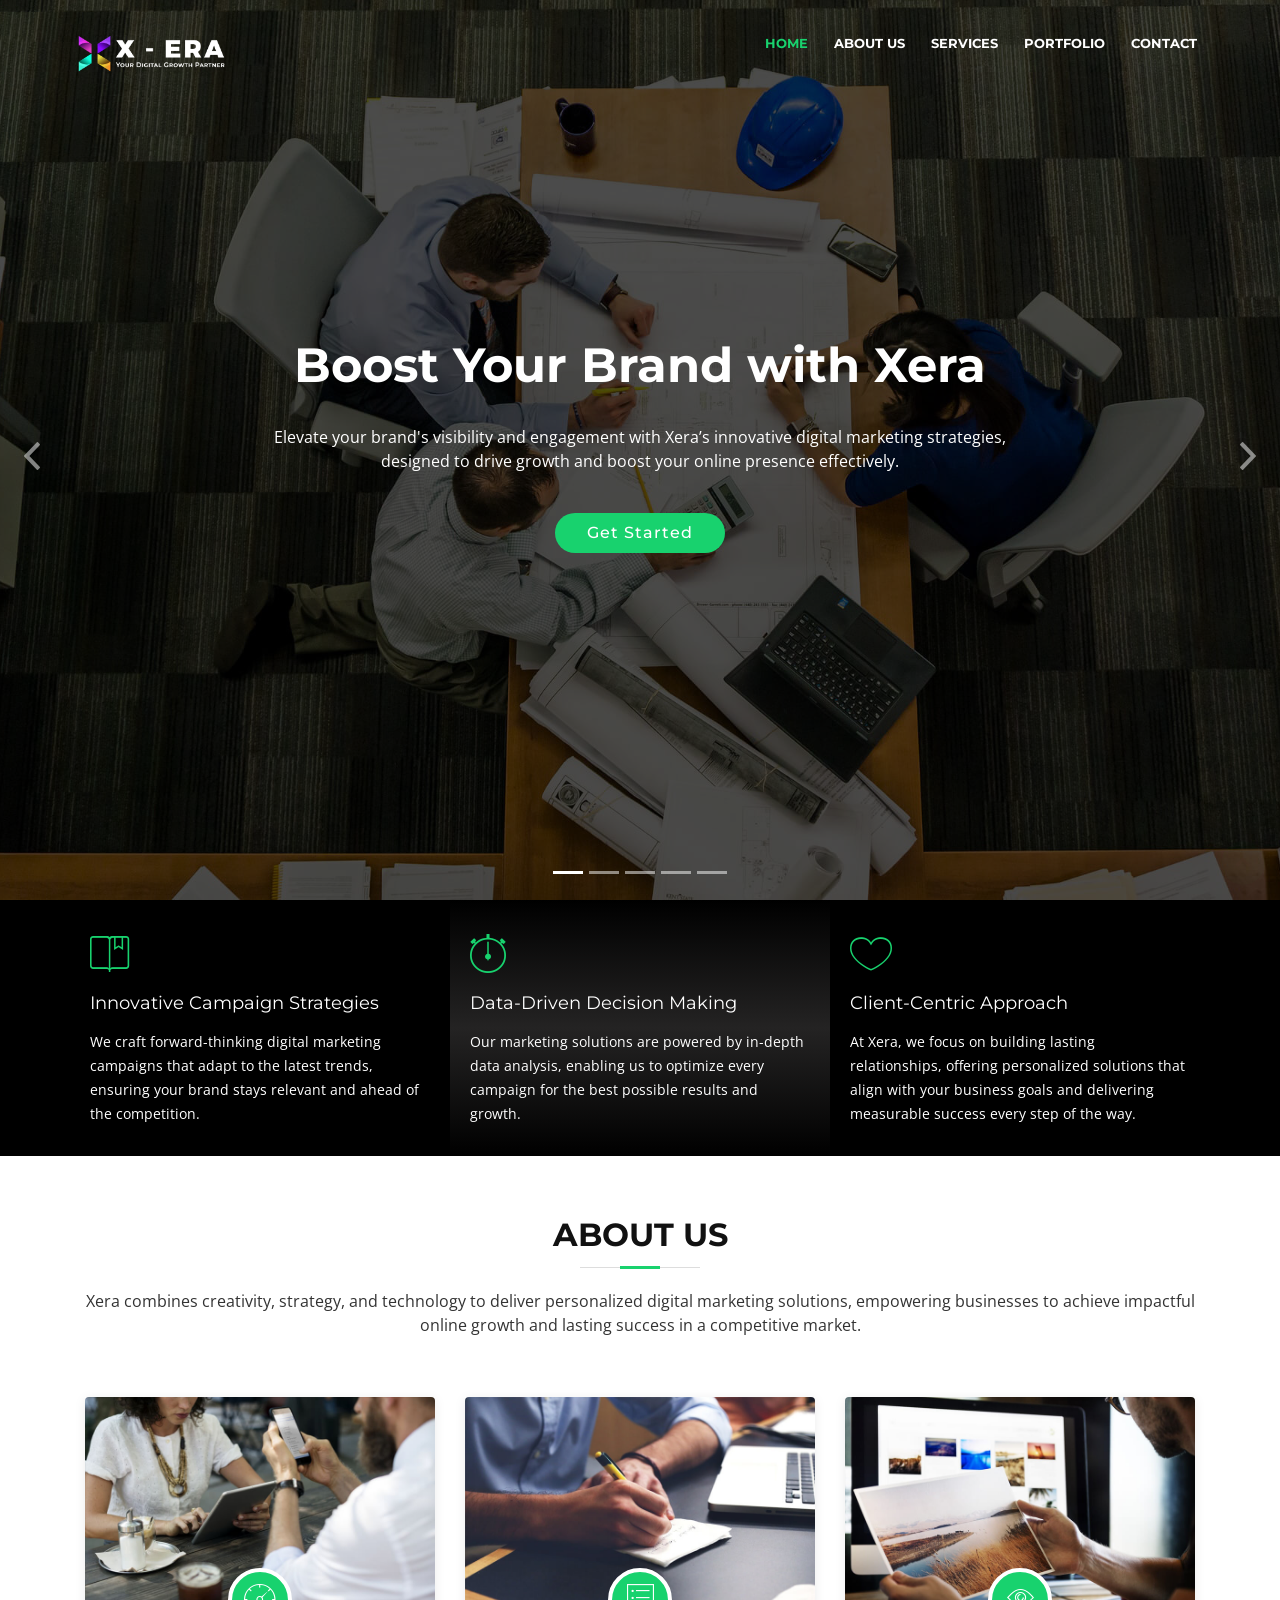
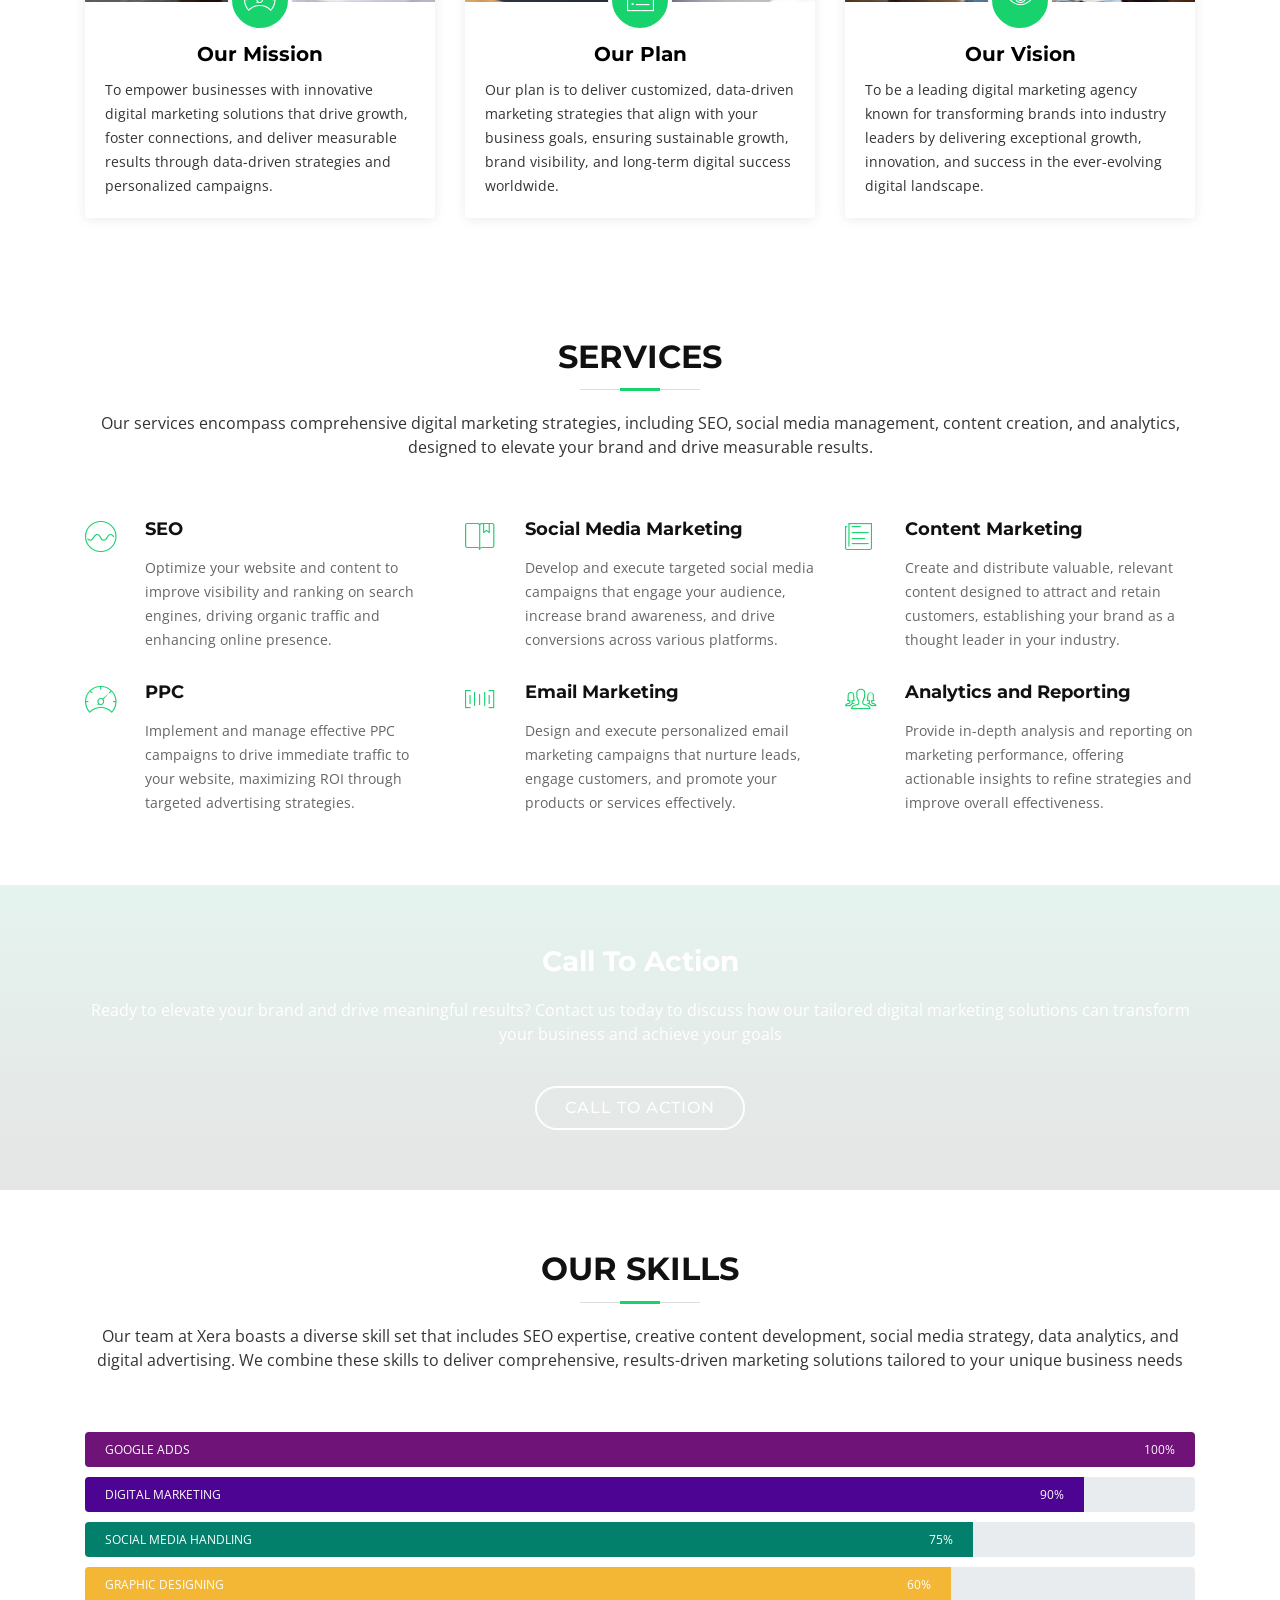
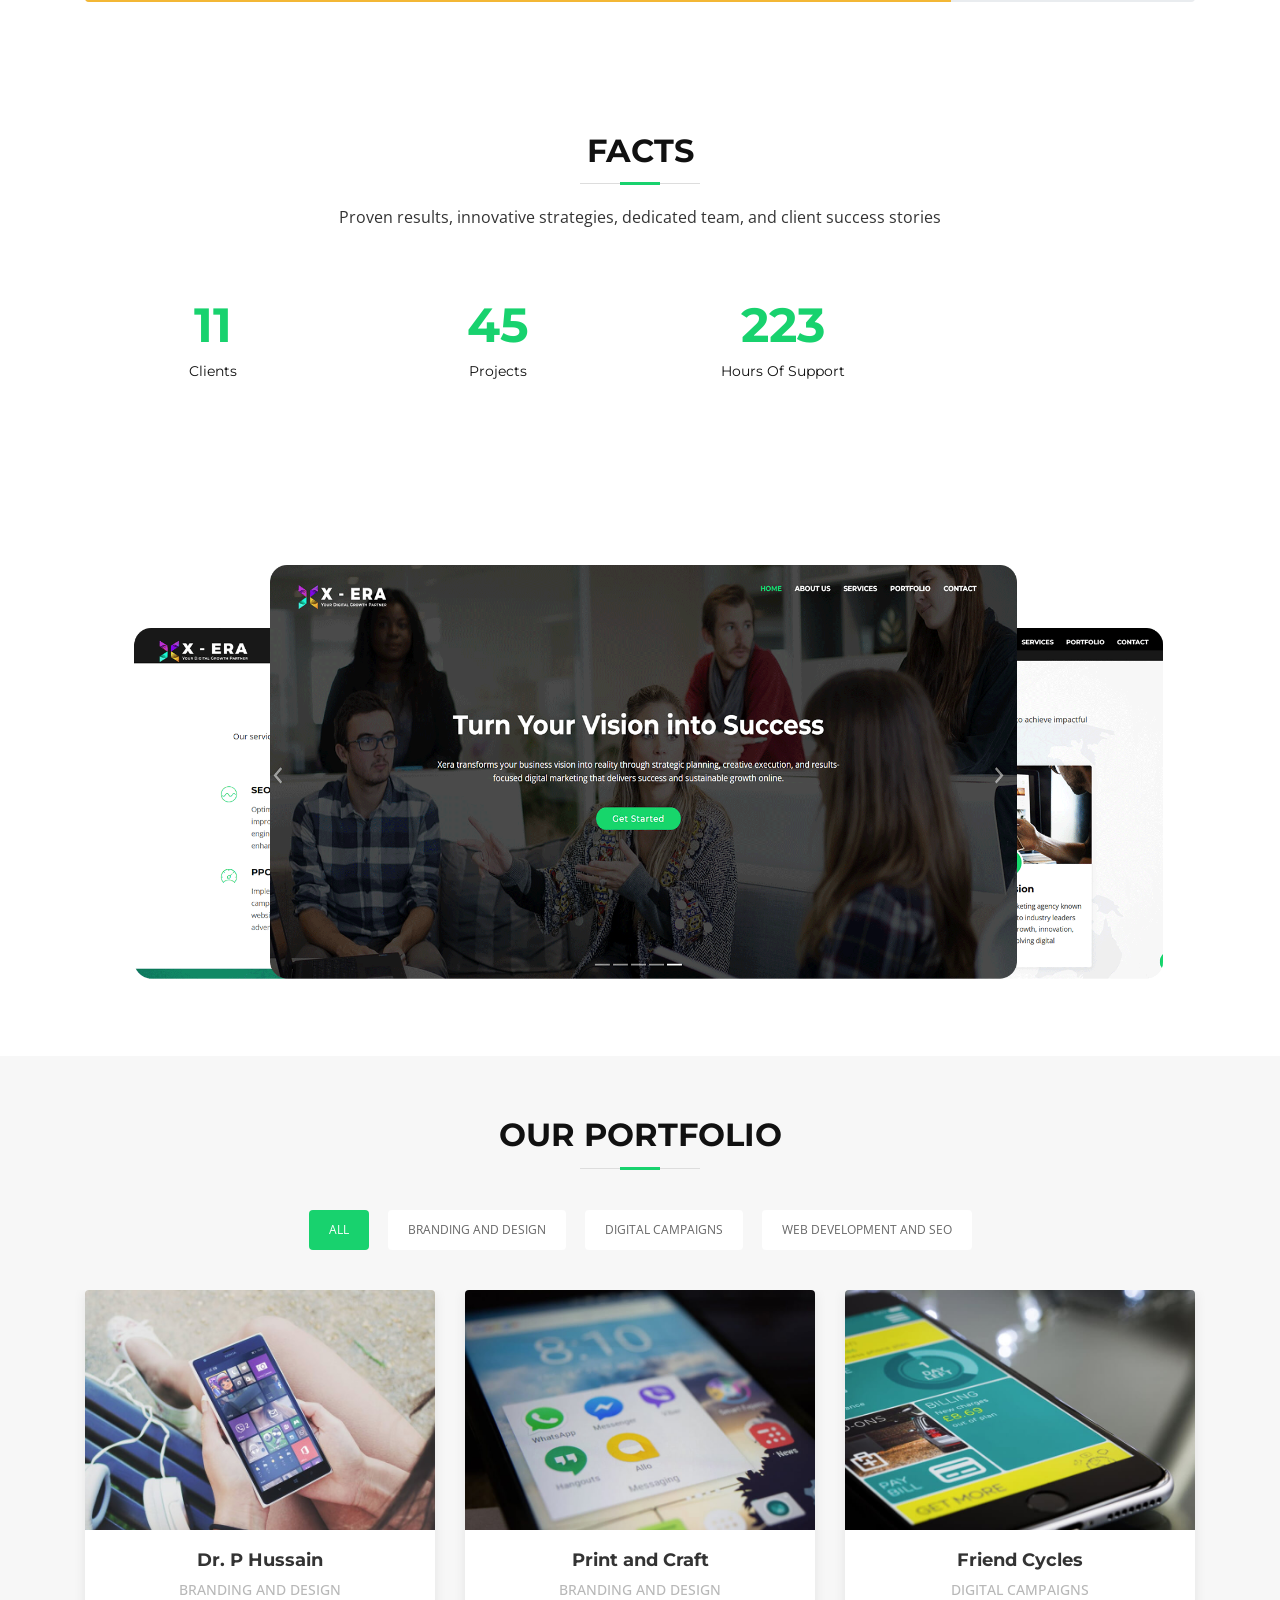
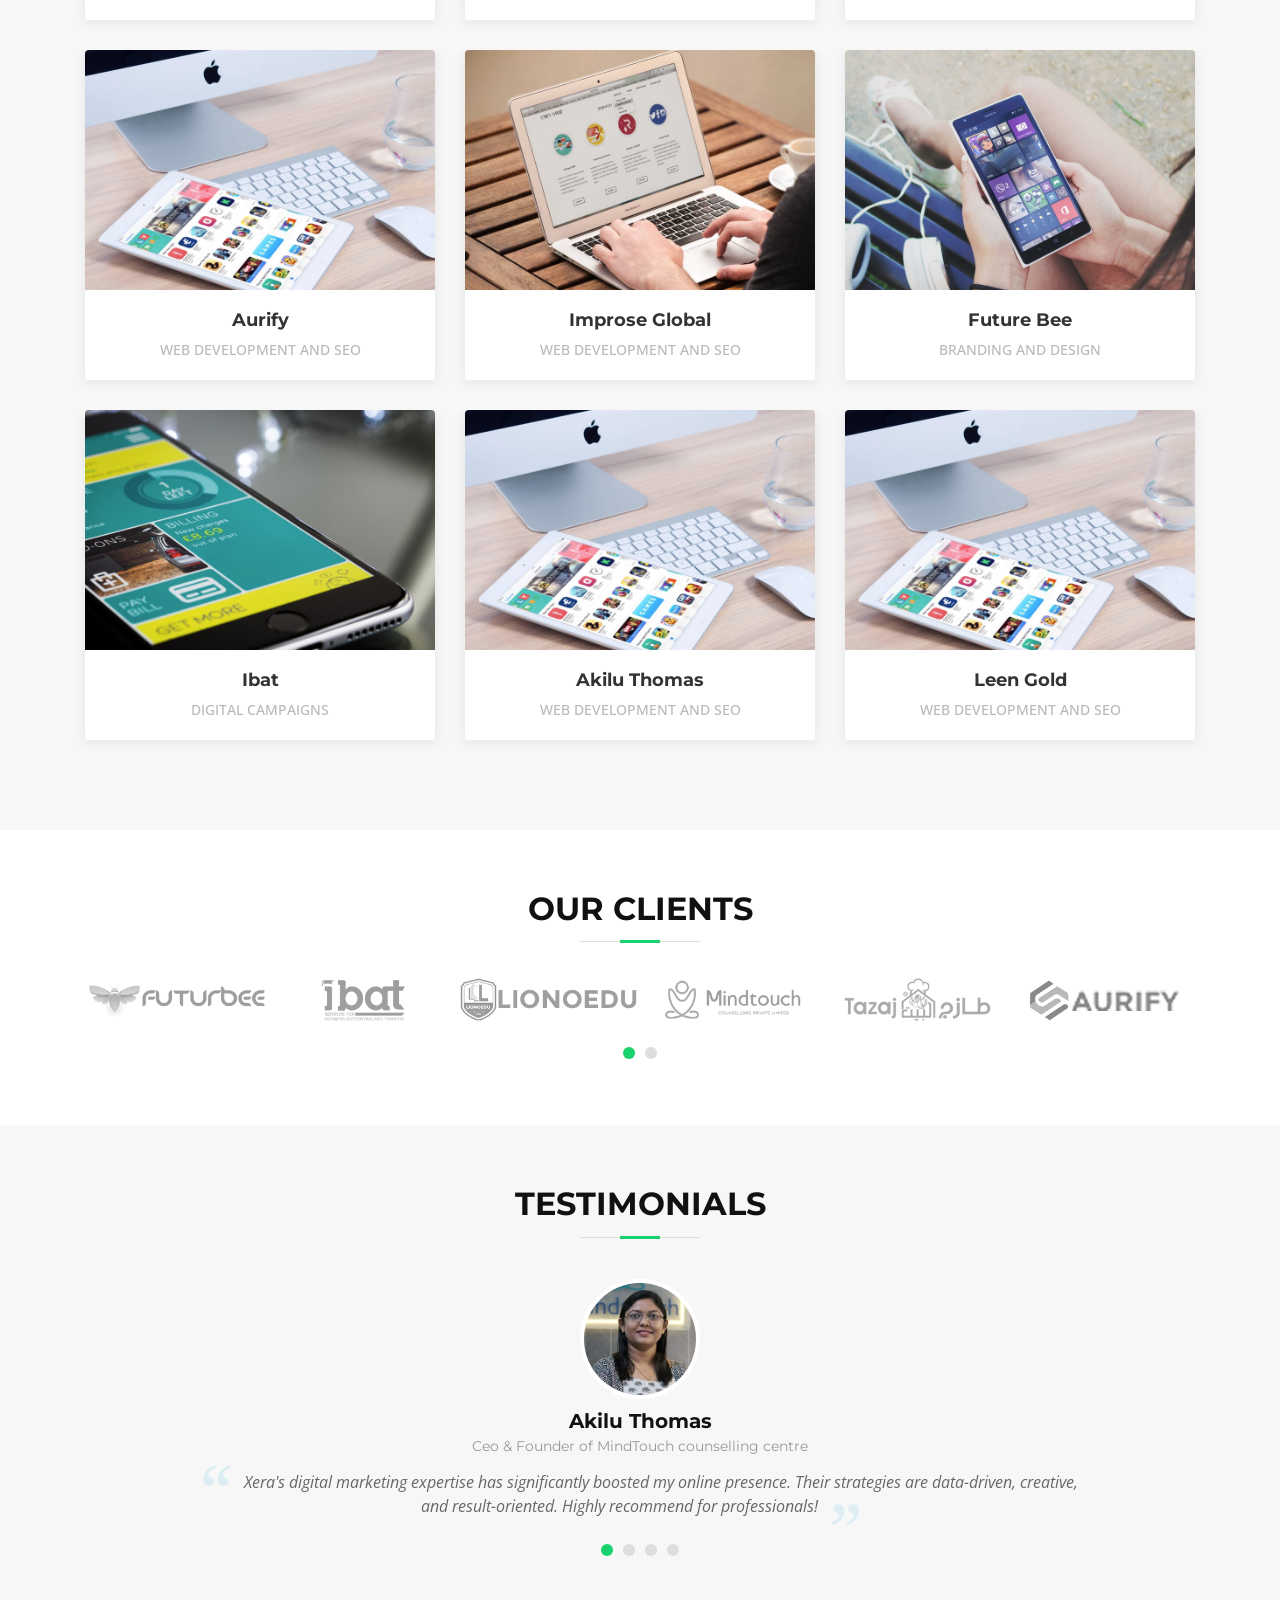
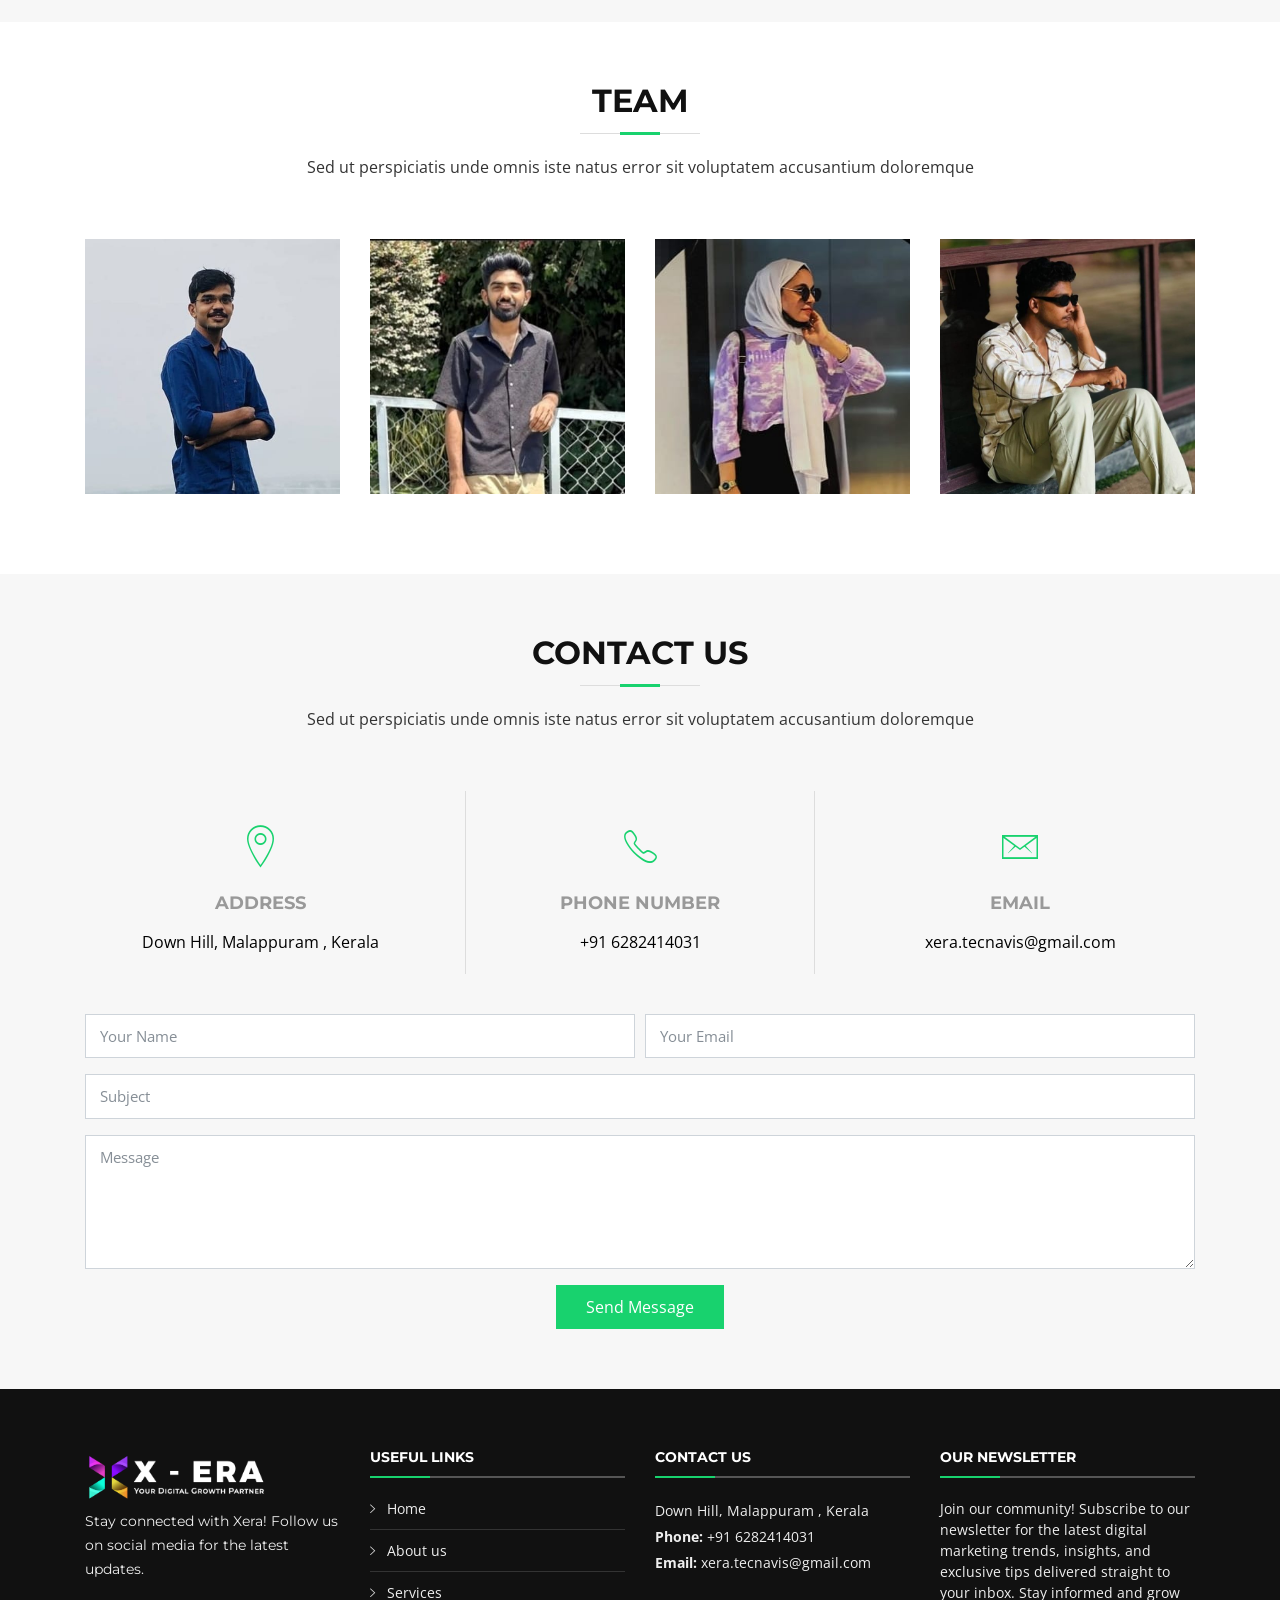
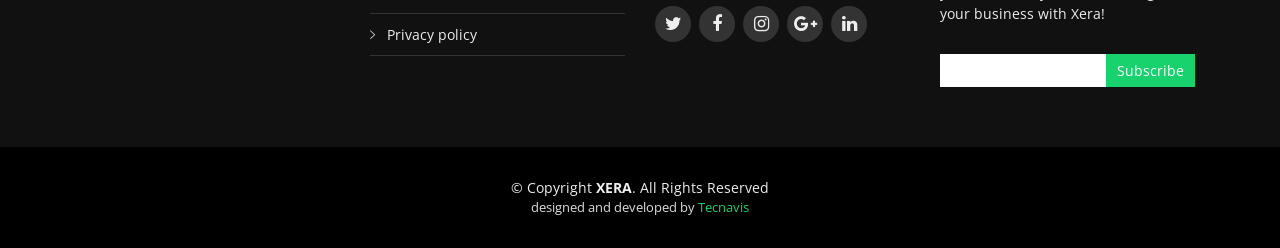
<file: index.html>
<!DOCTYPE html>
<html lang="en">
<head>
  <meta charset="utf-8">
  <title>xera</title>
  <meta content="width=device-width, initial-scale=1.0" name="viewport">
  <meta content="" name="keywords">
  <meta content="" name="description">

  <!-- Favicons -->
  <link href="img/favicon.png" rel="icon">
  <link href="img/apple-touch-icon.png" rel="apple-touch-icon">

  <!-- Google Fonts -->
  <link href="https://fonts.googleapis.com/css?family=Open+Sans:300,300i,400,400i,700,700i|Montserrat:300,400,500,700" rel="stylesheet">

  <!-- Bootstrap CSS File -->
  <link href="lib/bootstrap/css/bootstrap.min.css" rel="stylesheet">

  <!-- Libraries CSS Files -->
  <link href="lib/font-awesome/css/font-awesome.min.css" rel="stylesheet">
  <link href="lib/animate/animate.min.css" rel="stylesheet">
  <link href="lib/ionicons/css/ionicons.min.css" rel="stylesheet">
  <link href="lib/owlcarousel/assets/owl.carousel.min.css" rel="stylesheet">
  <link href="lib/lightbox/css/lightbox.min.css" rel="stylesheet">

  <!-- Main Stylesheet File -->
  <link href="css/style.css" rel="stylesheet">

  <!-- =======================================================
    Theme Name: BizPage
    Theme URL: https://bootstrapmade.com/bizpage-bootstrap-business-template/
    Author: BootstrapMade.com
    License: https://bootstrapmade.com/license/
  ======================================================= -->
</head>

<body>

  <!--==========================
    Header
  ============================-->
  <header id="header">
    <div class="container-fluid">

      <div id="logo" class="pull-left">
        <!-- <h1><a href="#intro" class="scrollto">BizPage</a></h1> -->
        <!-- Uncomment below if you prefer to use an image logo -->
        <a href="#intro"><img src="img/logo-landscape.png" alt="" title="" style="height: 50px;" ></a>
      </div>

      <nav id="nav-menu-container">
        <ul class="nav-menu">
          <li class="menu-active"><a href="#intro">Home</a></li>
          <li><a href="#about">About Us</a></li>
          <li><a href="#services">Services</a></li>
          <li><a href="#portfolio">Portfolio</a></li>
          <!-- <li><a href="#team">Team</a></li>
          <li class="menu-has-children"><a href="">Drop Down</a>
            <ul>
              <li><a href="#">Drop Down 1</a></li>
              <li><a href="#">Drop Down 3</a></li>
              <li><a href="#">Drop Down 4</a></li>
              <li><a href="#">Drop Down 5</a></li>
            </ul>
          </li> -->
          <li><a href="#contact">Contact</a></li>
        </ul>
      </nav><!-- #nav-menu-container -->
    </div>
  </header><!-- #header -->

  <!--==========================
    Intro Section
  ============================-->
  <section id="intro">
    <div class="intro-container">
      <div id="introCarousel" class="carousel  slide carousel-fade" data-ride="carousel">

        <ol class="carousel-indicators"></ol>

        <div class="carousel-inner" role="listbox">

          <div class="carousel-item active" style="background-image: url('img/intro-carousel/1.jpg');">
            <div class="carousel-container">
              <div class="carousel-content">
                <h2>Boost Your Brand with Xera</h2>
                <p>
                  Elevate your brand's visibility and engagement with Xera’s innovative digital marketing strategies, designed to drive growth and boost your online presence effectively.
                </p>
                <a href="#featured-services" class="btn-get-started scrollto">Get Started</a>
              </div>
            </div>
          </div>

          <div class="carousel-item" style="background-image: url('img/intro-carousel/2.jpg');">
            <div class="carousel-container">
              <div class="carousel-content">
                <h2>Tailored Marketing for Your Business</h2>
                <p>
                  Xera delivers personalized marketing solutions that fit your business needs, helping you connect with your audience and achieve measurable results in today's competitive market.


                  </p>
                <a href="#featured-services" class="btn-get-started scrollto">Get Started</a>
              </div>
            </div>
          </div>

          <div class="carousel-item" style="background-image: url('img/intro-carousel/3.jpg');">
            <div class="carousel-container">
              <div class="carousel-content">
                <h2>Grow with Data-Driven Strategies</h2>
                <p>
                  Xera's data-driven digital strategies provide actionable insights to optimize your campaigns, ensuring you reach the right audience at the right time for maximum impact.

.
                </p>
                <a href="#featured-services" class="btn-get-started scrollto">Get Started</a>
              </div>
            </div>
          </div>

          <div class="carousel-item" style="background-image: url('img/intro-carousel/4.jpg');">
            <div class="carousel-container">
              <div class="carousel-content">
                <h2>Maximize Your Online Presence</h2>
                <p>
                  Strengthen your online presence with Xera’s comprehensive digital solutions, from SEO to social media, that put your business ahead of competitors and attract new customers.
                  </p>
                <a href="#featured-services" class="btn-get-started scrollto">Get Started</a>
              </div>
            </div>
          </div>

          <div class="carousel-item" style="background-image: url('img/intro-carousel/5.jpg');">
            <div class="carousel-container">
              <div class="carousel-content">
                <h2>Turn Your Vision into Success</h2>
                <p>
                  Xera transforms your business vision into reality through strategic planning, creative execution, and results-focused digital marketing that delivers success and sustainable growth online.







                </p>
                <a href="#featured-services" class="btn-get-started scrollto">Get Started</a>
              </div>
            </div>
          </div>

        </div>

        <a class="carousel-control-prev" href="#introCarousel" role="button" data-slide="prev">
          <span class="carousel-control-prev-icon ion-chevron-left" aria-hidden="true"></span>
          <span class="sr-only">Previous</span>
        </a>

        <a class="carousel-control-next" href="#introCarousel" role="button" data-slide="next">
          <span class="carousel-control-next-icon ion-chevron-right" aria-hidden="true"></span>
          <span class="sr-only">Next</span>
        </a>

      </div>
    </div>
  </section><!-- #intro -->

  <main id="main">

    <!--==========================
      Featured Services Section
    ============================-->
    <section id="featured-services">
      <div class="container">
        <div class="row">

          <div class="col-lg-4 box">
            <i class="ion-ios-bookmarks-outline"></i>
            <h4 class="title"><a href="">Innovative Campaign Strategies</a></h4>
            <p class="description">
              We craft forward-thinking digital marketing campaigns that adapt to the latest trends, ensuring your brand stays relevant and ahead of the competition.
              </p>
          </div>

          <div class="col-lg-4 box box-bg">
            <i class="ion-ios-stopwatch-outline"></i>
            <h4 class="title"><a href="">Data-Driven Decision Making</a></h4>
            <p class="description">
              Our marketing solutions are powered by in-depth data analysis, enabling us to optimize every campaign for the best possible results and growth.
            </p>
          </div>

          <div class="col-lg-4 box">
            <i class="ion-ios-heart-outline"></i>
            <h4 class="title"><a href="">Client-Centric Approach</a></h4>
            <p class="description">
              At Xera, we focus on building lasting relationships, offering personalized solutions that align with your business goals and delivering measurable success every step of the way.
            </p>
          </div>

        </div>
      </div>
    </section><!-- #featured-services -->

    <!--==========================
      About Us Section
    ============================-->
    <section id="about">
      <div class="container">

        <header class="section-header">
          <h3>About Us</h3>
          <p>
            Xera combines creativity, strategy, and technology to deliver personalized digital marketing solutions, empowering businesses to achieve impactful online growth and lasting success in a competitive market.
          </p>
        </header>

        <div class="row about-cols">

          <div class="col-md-4 wow fadeInUp">
            <div class="about-col">
              <div class="img">
                <img src="img/about-mission.jpg" alt="" class="img-fluid">
                <div class="icon"><i class="ion-ios-speedometer-outline"></i></div>
              </div>
              <h2 class="title"><a href="#">Our Mission</a></h2>
              <p>
                To empower businesses with innovative digital marketing solutions that drive growth, foster connections, and deliver measurable results through data-driven strategies and personalized campaigns.
              </p>
            </div>
          </div>

          <div class="col-md-4 wow fadeInUp" data-wow-delay="0.1s">
            <div class="about-col">
              <div class="img">
                <img src="img/about-plan.jpg" alt="" class="img-fluid">
                <div class="icon"><i class="ion-ios-list-outline"></i></div>
              </div>
              <h2 class="title"><a href="#">Our Plan</a></h2>
              <p>
                Our plan is to deliver customized, data-driven marketing strategies that align with your business goals, ensuring sustainable growth, brand visibility, and long-term digital success worldwide.              </p>
            </div>
          </div>

          <div class="col-md-4 wow fadeInUp" data-wow-delay="0.2s">
            <div class="about-col">
              <div class="img">
                <img src="img/about-vision.jpg" alt="" class="img-fluid">
                <div class="icon"><i class="ion-ios-eye-outline"></i></div>
              </div>
              <h2 class="title"><a href="#">Our Vision</a></h2>
              <p>
                To be a leading digital marketing agency known for transforming brands into industry leaders by delivering exceptional growth, innovation, and success in the ever-evolving digital landscape.
              </p>
            </div>
          </div>

        </div>

      </div>
    </section><!-- #about -->

    <!--==========================
      Services Section
    ============================-->
    <section id="services">
      <div class="container">

        <header class="section-header wow fadeInUp">
          <h3>Services</h3>
          <p>
            Our services encompass comprehensive digital marketing strategies, including SEO, social media management, content creation, and analytics, designed to elevate your brand and drive measurable results.
          </p>
        </header>

        <div class="row">

          <div class="col-lg-4 col-md-6 box wow bounceInUp" data-wow-duration="1.4s">
            <div class="icon"><i class="ion-ios-analytics-outline"></i></div>
            <h4 class="title"><a href="">SEO</a></h4>
            <p class="description">Optimize your website and content to improve visibility and ranking on search engines, driving organic traffic and enhancing online presence.
            </p>
          </div>
          <div class="col-lg-4 col-md-6 box wow bounceInUp" data-wow-duration="1.4s">
            <div class="icon"><i class="ion-ios-bookmarks-outline"></i></div>
            <h4 class="title"><a href="">Social Media Marketing</a></h4>
            <p class="description">
              Develop and execute targeted social media campaigns that engage your audience, increase brand awareness, and drive conversions across various platforms.
            </p>
          </div>
          <div class="col-lg-4 col-md-6 box wow bounceInUp" data-wow-duration="1.4s">
            <div class="icon"><i class="ion-ios-paper-outline"></i></div>
            <h4 class="title"><a href="">Content Marketing</a></h4>
            <p class="description">Create and distribute valuable, relevant content designed to attract and retain customers, establishing your brand as a thought leader in your industry.
            </p>
          </div>
          <div class="col-lg-4 col-md-6 box wow bounceInUp" data-wow-delay="0.1s" data-wow-duration="1.4s">
            <div class="icon"><i class="ion-ios-speedometer-outline"></i></div>
            <h4 class="title"><a href="">PPC</a></h4>
            <p class="description">Implement and manage effective PPC campaigns to drive immediate traffic to your website, maximizing ROI through targeted advertising strategies.
            </p>
          </div>
          <div class="col-lg-4 col-md-6 box wow bounceInUp" data-wow-delay="0.1s" data-wow-duration="1.4s">
            <div class="icon"><i class="ion-ios-barcode-outline"></i></div>
            <h4 class="title"><a href="">Email Marketing</a></h4>
            <p class="description">
              Design and execute personalized email marketing campaigns that nurture leads, engage customers, and promote your products or services effectively.
            </p>
          </div>
          <div class="col-lg-4 col-md-6 box wow bounceInUp" data-wow-delay="0.1s" data-wow-duration="1.4s">
            <div class="icon"><i class="ion-ios-people-outline"></i></div>
            <h4 class="title"><a href="">Analytics and Reporting</a></h4>
            <p class="description">
              Provide in-depth analysis and reporting on marketing performance, offering actionable insights to refine strategies and improve overall effectiveness.







            </p>
          </div>

        </div>

      </div>
    </section><!-- #services -->

    <!--==========================
      Call To Action Section
    ============================-->
    <section id="call-to-action" class="wow fadeIn">
      <div class="container text-center">
        <h3>Call To Action</h3>
        <p> 
          Ready to elevate your brand and drive meaningful results? Contact us today to discuss how our tailored digital marketing solutions can transform your business and achieve your goals          </p>
        <a class="cta-btn" href="#contact ">Call To Action</a>
      </div>
    </section><!-- #call-to-action -->

    <!--==========================
      Skills Section
    ============================-->
    <section id="skills">
      <div class="container">

        <header class="section-header">
          <h3>Our Skills</h3>
          <p>
            Our team at Xera boasts a diverse skill set that includes SEO expertise, creative content development, social media strategy, data analytics, and digital advertising. We combine these skills to deliver comprehensive, results-driven marketing solutions tailored to your unique business needs
            </p>
        </header>

        <div class="skills-content">

          <div class="progress">
            <div class="progress-bar " style="background-color:rgb(111, 19, 120);" role="progressbar" aria-valuenow="100" aria-valuemin="0" aria-valuemax="100">
              <span class="skill">Google adds <i class="val">100%</i></span>
            </div>
          </div>

          <div class="progress">
            <div class="progress-bar " style="background-color: rgb(77, 4, 147);"   role="progressbar" aria-valuenow="90" aria-valuemin="0" aria-valuemax="90">
              <span class="skill">Digital marketing <i class="val">90%</i></span>
            </div>
          </div>

          <div class="progress">
            <div class="progress-bar " style="background-color: rgb(3, 128, 107);"   role="progressbar" aria-valuenow="80" aria-valuemin="0" aria-valuemax="75">
              <span class="skill">Social media handling <i class="val">75%</i></span>
            </div>
          </div>

          <div class="progress">
            <div class="progress-bar " style="background-color: rgb(243, 183, 53);"  role="progressbar" aria-valuenow="78" aria-valuemin="0" aria-valuemax="78">
              <span class="skill">Graphic Designing<i class="val">60%</i></span>
            </div>
          </div>

        </div>

      </div>
    </section>

    <!--==========================
      Facts Section
    ============================-->
    <section id="facts"  class="wow fadeIn">
      <div class="container">

        <header class="section-header">
          <h3>Facts</h3>
          <p>Proven results, innovative strategies, dedicated team, and client success stories</p>
        </header>

        <div class="row counters">

  				<div class="col-lg-3 col-6 text-center">
            <span data-toggle="counter-up">25</span>
            <p>Clients</p>
  				</div>

          <div class="col-lg-3 col-6 text-center">
            <span data-toggle="counter-up">100</span>
            <p>Projects</p>
  				</div>

          <div class="col-lg-3 col-6 text-center">
            <span data-toggle="counter-up">500</span>
            <p>Hours Of Support</p>
  				</div>

          <!-- <div class="col-lg-3 col-6 text-center">
            <span data-toggle="counter-up">18</span>
            <p>Hard Workers</p>
  				</div> -->

  			</div>

        <div class="facts-img">
          <img src="img/0000.png" alt="" class="img-fluid">
        </div>

      </div>
    </section><!-- #facts -->

    <!--==========================
      Portfolio Section
    ============================-->
    <section id="portfolio" class="section-bg">
      <div class="container">
        <header class="section-header">
          <h3 class="section-title">Our Portfolio</h3>
        </header>
    
        <div class="row">
          <div class="col-lg-12">
            <ul id="portfolio-flters">
              <li data-filter="*" class="filter-active">All</li>
              <li data-filter=".filter-branding">Branding and Design</li>
              <li data-filter=".filter-campaign">Digital Campaigns</li>
              <li data-filter=".filter-web">Web Development and SEO</li>
            </ul>
          </div>
        </div>
    
        <div class="row portfolio-container">
    
          <!-- Branding and Design -->
          <div class="col-lg-4 col-md-6 portfolio-item filter-branding wow fadeInUp">
            <div class="portfolio-wrap">
              <figure>
                <img src="img/portfolio/app1.jpg" class="img-fluid" alt="">
                <a href="img/portfolio/app1.jpg" data-lightbox="portfolio" data-title="Dr. P Hussain" class="link-preview" title="Preview"><i class="ion ion-eye"></i></a>
                <a href="#" class="link-details" title="More Details"><i class="ion ion-android-open"></i></a>
              </figure>
              <div class="portfolio-info">
                <h4><a href="#">Dr. P Hussain</a></h4>
                <p>Branding and Design</p>
              </div>
            </div>
          </div>
    
          <!-- Print and Craft -->
          <div class="col-lg-4 col-md-6 portfolio-item filter-branding wow fadeInUp" data-wow-delay="0.1s">
            <div class="portfolio-wrap">
              <figure>
                <img src="img/portfolio/app2.jpg" class="img-fluid" alt="">
                <a href="img/portfolio/app2.jpg" data-lightbox="portfolio" data-title="Print and Craft" class="link-preview" title="Preview"><i class="ion ion-eye"></i></a>
                <a href="#" class="link-details" title="More Details"><i class="ion ion-android-open"></i></a>
              </figure>
              <div class="portfolio-info">
                <h4><a href="#">Print and Craft</a></h4>
                <p>Branding and Design</p>
              </div>
            </div>
          </div>
    
          <!-- Digital Campaigns -->
          <div class="col-lg-4 col-md-6 portfolio-item filter-campaign wow fadeInUp" data-wow-delay="0.2s">
            <div class="portfolio-wrap">
              <figure>
                <img src="img/portfolio/app3.jpg" class="img-fluid" alt="">
                <a href="img/portfolio/app3.jpg" data-lightbox="portfolio" data-title="Friend Cycles" class="link-preview" title="Preview"><i class="ion ion-eye"></i></a>
                <a href="#" class="link-details" title="More Details"><i class="ion ion-android-open"></i></a>
              </figure>
              <div class="portfolio-info">
                <h4><a href="#">Friend Cycles</a></h4>
                <p>Digital Campaigns</p>
              </div>
            </div>
          </div>
    
          <!-- Web Development and SEO -->
          <div class="col-lg-4 col-md-6 portfolio-item filter-web wow fadeInUp" data-wow-delay="0.1s">
            <div class="portfolio-wrap">
              <figure>
                <img src="img/portfolio/web1.jpg" class="img-fluid" alt="">
                <a href="img/portfolio/web1.jpg" data-lightbox="portfolio" data-title="Aurify" class="link-preview" title="Preview"><i class="ion ion-eye"></i></a>
                <a href="#" class="link-details" title="More Details"><i class="ion ion-android-open"></i></a>
              </figure>
              <div class="portfolio-info">
                <h4><a href="#">Aurify</a></h4>
                <p>Web Development and SEO</p>
              </div>
            </div>
          </div>
    
          <div class="col-lg-4 col-md-6 portfolio-item filter-web wow fadeInUp" data-wow-delay="0.2s">
            <div class="portfolio-wrap">
              <figure>
                <img src="img/portfolio/web2.jpg" class="img-fluid" alt="">
                <a href="img/portfolio/web2.jpg" data-lightbox="portfolio" data-title="Improse Global" class="link-preview" title="Preview"><i class="ion ion-eye"></i></a>
                <a href="#" class="link-details" title="More Details"><i class="ion ion-android-open"></i></a>
              </figure>
              <div class="portfolio-info">
                <h4><a href="#">Improse Global</a></h4>
                <p>Web Development and SEO</p>
              </div>
            </div>
          </div>

            <!-- Branding and Design -->
            <div class="col-lg-4 col-md-6 portfolio-item filter-branding wow fadeInUp">
              <div class="portfolio-wrap">
                <figure>
                  <img src="img/portfolio/app1.jpg" class="img-fluid" alt="">
                  <a href="img/portfolio/app1.jpg" data-lightbox="portfolio" data-title="Dr. P Hussain" class="link-preview" title="Preview"><i class="ion ion-eye"></i></a>
                  <a href="#" class="link-details" title="More Details"><i class="ion ion-android-open"></i></a>
                </figure>
                <div class="portfolio-info">
                  <h4><a href="#">Future Bee</a></h4>
                  <p>Branding and Design</p>
                </div>
              </div>
            </div>


            


            <!-- Digital Campaigns -->
            <div class="col-lg-4 col-md-6 portfolio-item filter-campaign wow fadeInUp" data-wow-delay="0.2s">
              <div class="portfolio-wrap">
                <figure>
                  <img src="img/portfolio/app3.jpg" class="img-fluid" alt="">
                  <a href="img/portfolio/app3.jpg" data-lightbox="portfolio" data-title="Friend Cycles" class="link-preview" title="Preview"><i class="ion ion-eye"></i></a>
                  <a href="#" class="link-details" title="More Details"><i class="ion ion-android-open"></i></a>
                </figure>
                <div class="portfolio-info">
                  <h4><a href="#">Ibat</a></h4>
                  <p>Digital Campaigns</p>
                </div>
              </div>
            </div>
      
    

 <!-- Web Development and SEO -->
 <div class="col-lg-4 col-md-6 portfolio-item filter-web wow fadeInUp" data-wow-delay="0.1s">
  <div class="portfolio-wrap">
    <figure>
      <img src="img/portfolio/web1.jpg" class="img-fluid" alt="">
      <a href="img/portfolio/web1.jpg" data-lightbox="portfolio" data-title="Aurify" class="link-preview" title="Preview"><i class="ion ion-eye"></i></a>
      <a href="#" class="link-details" title="More Details"><i class="ion ion-android-open"></i></a>
    </figure>
    <div class="portfolio-info">
      <h4><a href="#">Akilu Thomas</a></h4>
      <p>Web Development and SEO</p>
    </div>
  </div>
</div>






 <!-- Web Development and SEO -->
          <div class="col-lg-4 col-md-6 portfolio-item filter-web wow fadeInUp" data-wow-delay="0.1s">
            <div class="portfolio-wrap">
              <figure>
                <img src="img/portfolio/web1.jpg" class="img-fluid" alt="">
                <a href="img/portfolio/web1.jpg" data-lightbox="portfolio" data-title="Aurify" class="link-preview" title="Preview"><i class="ion ion-eye"></i></a>
                <a href="#" class="link-details" title="More Details"><i class="ion ion-android-open"></i></a>
              </figure>
              <div class="portfolio-info">
                <h4><a href="#">Leen Gold</a></h4>
                <p>Web Development and SEO</p>
              </div>
            </div>
          </div>

    
        </div>

        


        
    
      </div>
    </section>
    
    
    <!-- #portfolio -->

    <!--==========================
      Clients Section
    ============================-->
    <section id="clients" class="wow fadeInUp">
      <div class="container">

        <header class="section-header">
          <h3>Our Clients</h3>
        </header>

        <div class="owl-carousel clients-carousel">
          <img src="img/clients/logo/01.png" alt="">
          <img src="img/clients/logo/02.png" alt="">
          <img src="img/clients/logo/03.png" alt="">
          <img src="img/clients/logo/04.png" alt="">
          <img src="img/clients/logo/05.png" alt="">
          <img src="img/clients/logo/06.png" alt="">
          <img src="img/clients/logo/07.png" alt="">
          <img src="img/clients/logo/08.png" alt="">
        </div>

      </div>
    </section><!-- #clients -->

    <!--==========================
      Clients Section
    ============================-->
    <section id="testimonials" class="section-bg wow fadeInUp">
      <div class="container">

        <header class="section-header">
          <h3>Testimonials</h3>
        </header>

        <div class="owl-carousel testimonials-carousel">

          <div class="testimonial-item">
            <img src="img/akiluthomas.jpg" class="testimonial-img" alt="">
            <h3>Akilu Thomas</h3>
            <h4>Ceo &amp; Founder of MindTouch counselling centre  </h4>
            <p>
              <img src="img/quote-sign-left.png" class="quote-sign-left" alt="">
              Xera's digital marketing expertise has significantly boosted my online presence. Their strategies are data-driven, creative, and result-oriented. Highly recommend for professionals!
              <img src="img/quote-sign-right.png" class="quote-sign-right" alt="">
            </p>
          </div>

          <div class="testimonial-item">
            <img src="img/drhuussain.jpeg" class="testimonial-img" alt="">
            <h3>Dr Hussain</h3>
            <h4>Diabetologist</h4>
            <p>
              <img src="img/quote-sign-left.png" class="quote-sign-left" alt="">
              Xera's digital marketing services have enhanced my practice's visibility. Their tailored approach delivers impressive results, driving patient engagement and growth. Highly recommended!
              <img src="img/quote-sign-right.png" class="quote-sign-right" alt="">
            </p>
          </div>

          <div class="testimonial-item">
            <img src="img/logo-tazaj-Al-baith-.png" class="testimonial-img" alt="">
            <h3>Tazaj Team</h3>
            <h4>Hotel bussiness</h4>
            <p>
              <img src="img/quote-sign-left.png" class="quote-sign-left" alt="">
              Xera's digital marketing solutions have elevated our hotel's online presence. Their targeted strategies increased bookings and guest engagement. Exceptional service and results!
              <img src="img/quote-sign-right.png" class="quote-sign-right" alt="">
            </p>
          </div>

          <div class="testimonial-item">
            <img src="img/testimonial-4.jpg" class="testimonial-img" alt="">
            <h3>Najeeba Hakeem</h3>
            <h4>Fashin Designer</h4>
            <p>
              <img src="img/quote-sign-left.png" class="quote-sign-left" alt="">
              Xera's digital marketing has transformed my brand’s online presence. Their innovative strategies increased my visibility and customer engagement. Highly recommend for fashion businesses!
              <img src="img/quote-sign-right.png" class="quote-sign-right" alt="">
            </p>
          </div>

          <!-- <div class="testimonial-item">
            <img src="img/testimonial-5.jpg" class="testimonial-img" alt="">
            <h3>John Larson</h3>
            <h4>Entrepreneur</h4>
            <p>
              <img src="img/quote-sign-left.png" class="quote-sign-left" alt="">
              Quis quorum aliqua sint quem legam fore sunt eram irure aliqua veniam tempor noster veniam enim culpa labore duis sunt culpa nulla illum cillum fugiat legam esse veniam culpa fore nisi cillum quid.
              <img src="img/quote-sign-right.png" class="quote-sign-right" alt="">
            </p>
          </div> -->

        </div>

      </div>
    </section><!-- #testimonials -->

    <!--==========================
      Team Section
    ============================-->
    <section id="team">
      <div class="container">
        <div class="section-header wow fadeInUp">
          <h3>Team</h3>
          <p>Sed ut perspiciatis unde omnis iste natus error sit voluptatem accusantium doloremque</p>
        </div>

        <div class="row">

          <div class="col-lg-3 col-md-6 wow fadeInUp">
            <div class="member">
              <img src="team/WhatsApp Image 2024-10-07 at 10.13.57 AM.jpeg" class="img-fluid" alt="">
              
              <div class="member-info">
                <div class="member-info-content">
                  <h4>Rashid </h4>
                  <span>Chief Marketing Officer</span>
                  <div class="social">
                    <a href=""><i class="fa fa-twitter"></i></a>
                    <a href=""><i class="fa fa-facebook"></i></a>
                    <a href=""><i class="fa fa-google-plus"></i></a>
                    <a href=""><i class="fa fa-linkedin"></i></a>
                  </div>
                </div>
              </div>
            </div>
          </div>

          <div class="col-lg-3 col-md-6 wow fadeInUp" data-wow-delay="0.1s">
            <div class="member">
              <img src="team/WhatsApp Image 2024-10-07 at 10.13.57 AM (1).jpeg" class="img-fluid" alt="">
              <div class="member-info">
                <div class="member-info-content">
                  <h4>Murshid Ali</h4>
                  <span>Senior graphic designer</span>
                  <div class="social">
                    <a href=""><i class="fa fa-twitter"></i></a>
                    <a href=""><i class="fa fa-facebook"></i></a>
                    <a href=""><i class="fa fa-google-plus"></i></a>
                    <a href=""><i class="fa fa-linkedin"></i></a>
                  </div>
                </div>
              </div>
            </div>
          </div>

          <div class="col-lg-3 col-md-6 wow fadeInUp" data-wow-delay="0.2s">
            <div class="member">
              <img src="team/WhatsApp Image 2024-10-07 at 10.13.56 AM.jpeg" class="img-fluid" alt="">
              <div class="member-info">
                <div class="member-info-content">
                  <h4>Ashna</h4>
                  <span>Digital marketer</span>
                  <div class="social">
                    <a href=""><i class="fa fa-twitter"></i></a>
                    <a href=""><i class="fa fa-facebook"></i></a>
                    <a href=""><i class="fa fa-google-plus"></i></a>
                    <a href=""><i class="fa fa-linkedin"></i></a>
                  </div>
                </div>
              </div>
            </div>
          </div>

          <div class="col-lg-3 col-md-6 wow fadeInUp" data-wow-delay="0.3s">
            <div class="member">
              <img src="team/akmal.jpeg" class="img-fluid" alt="">
              <div class="member-info">
                <div class="member-info-content">
                  <h4>Akmal</h4>
                  <span>junior grphic desinger</span>
                  <div class="social">
                    <a href=""><i class="fa fa-twitter"></i></a>
                    <a href=""><i class="fa fa-facebook"></i></a>
                    <a href=""><i class="fa fa-google-plus"></i></a>
                    <a href=""><i class="fa fa-linkedin"></i></a>
                  </div>
                </div>
              </div>
            </div>
          </div>

        </div>

      </div>
    </section><!-- #team -->

    <!--==========================
      Contact Section
    ============================-->
    <section id="contact" class="section-bg wow fadeInUp">
      <div class="container">

        <div class="section-header">
          <h3>Contact Us</h3>
          <p>Sed ut perspiciatis unde omnis iste natus error sit voluptatem accusantium doloremque</p>
        </div>

        <div class="row contact-info">

          <div class="col-md-4">
            <div class="contact-address">
              <i class="ion-ios-location-outline"></i>
              <h3>Address</h3>
              <address> Down Hill, Malappuram , Kerala</address>
            </div>
          </div>

          <div class="col-md-4">
            <div class="contact-phone">
              <i class="ion-ios-telephone-outline"></i>
              <h3>Phone Number</h3>
              <p><a href="tel:+91 6282414031">+91 6282414031</a></p>
            </div>
          </div>

          <div class="col-md-4">
            <div class="contact-email">
              <i class="ion-ios-email-outline"></i>
              <h3>Email</h3>
              <p><a href="mailto:info@example.com">xera.tecnavis@gmail.com</a></p>
            </div>
          </div>

        </div>

        <div class="form">
          <div id="sendmessage">Your message has been sent. Thank you!</div>
          <div id="errormessage"></div>
          <form action="" method="post" role="form" class="contactForm">
            <div class="form-row">
              <div class="form-group col-md-6">
                <input type="text" name="name" class="form-control" id="name" placeholder="Your Name" data-rule="minlen:4" data-msg="Please enter at least 4 chars" />
                <div class="validation"></div>
              </div>
              <div class="form-group col-md-6">
                <input type="email" class="form-control" name="email" id="email" placeholder="Your Email" data-rule="email" data-msg="Please enter a valid email" />
                <div class="validation"></div>
              </div>
            </div>
            <div class="form-group">
              <input type="text" class="form-control" name="subject" id="subject" placeholder="Subject" data-rule="minlen:4" data-msg="Please enter at least 8 chars of subject" />
              <div class="validation"></div>
            </div>
            <div class="form-group">
              <textarea class="form-control" name="message" rows="5" data-rule="required" data-msg="Please write something for us" placeholder="Message"></textarea>
              <div class="validation"></div>
            </div>
            <div class="text-center"><button type="submit">Send Message</button></div>
          </form>
        </div>

      </div>
    </section><!-- #contact -->

  </main>

  <!--==========================
    Footer
  ============================-->
  <footer id="footer">
    <div class="footer-top">
      <div class="container">
        <div class="row">

          <div class="col-lg-3 col-md-6 footer-info">
            <!-- <h3>BizPage</h3> -->
            <img src="./img/logo-landscape.png" alt="" style="height: 60px;">
            <p>
              Stay connected with Xera! Follow us on social media for the latest updates. 
              <!-- insights, and tips on digital marketing. Let’s work together to elevate your brand and achieve success! -->
            </p>
          </div>

          <div class="col-lg-3 col-md-6 footer-links">
            <h4>Useful Links</h4>
            <ul>
              <li><i class="ion-ios-arrow-right"></i> <a href="#">Home</a></li>
              <li><i class="ion-ios-arrow-right"></i> <a href="#">About us</a></li>
              <li><i class="ion-ios-arrow-right"></i> <a href="#">Services</a></li>
              <!-- <li><i class="ion-ios-arrow-right"></i> <a href="#">Terms of service</a></li> -->
              <li><i class="ion-ios-arrow-right"></i> <a href="privacypolicy.html">Privacy policy</a></li>
            </ul>
          </div>

          <div class="col-lg-3 col-md-6 footer-contact">
            <h4>Contact Us</h4>
            <p>
              Down Hill, Malappuram , Kerala<br>
              <strong>Phone:</strong> +91 6282414031<br>
              <strong>Email:</strong> xera.tecnavis@gmail.com<br>
            </p>

            <div class="social-links">
              <a href="#" class="twitter"><i class="fa fa-twitter"></i></a>
              <a href="#" class="facebook"><i class="fa fa-facebook"></i></a>
              <a href="#" class="instagram"><i class="fa fa-instagram"></i></a>
              <a href="#" class="google-plus"><i class="fa fa-google-plus"></i></a>
              <a href="#" class="linkedin"><i class="fa fa-linkedin"></i></a>
            </div>

          </div>

          <div class="col-lg-3 col-md-6 footer-newsletter">
            <h4>Our Newsletter</h4>
            <p>
              Join our community! Subscribe to our newsletter for the latest digital marketing trends, insights, and exclusive tips delivered straight to your inbox. Stay informed and grow your business with Xera!
            </p>
            <form action="" method="post">
              <input type="email" name="email"><input type="submit"  value="Subscribe">
            </form>
          </div>

        </div>
      </div>
    </div>

    <div class="container">
      <div class="copyright">
        &copy; Copyright <strong>XERA</strong>. All Rights Reserved
      </div>
      <div class="credits">
        <!--
          All the links in the footer should remain intact.
          You can delete the links only if you purchased the pro version.
          Licensing information: https://bootstrapmade.com/license/
          Purchase the pro version with working PHP/AJAX contact form: https://bootstrapmade.com/buy/?theme=BizPage
        -->
        designed and developed by <a href="">Tecnavis</a> 
      </div>
    </div>
  </footer><!-- #footer -->

  <a href="#" class="back-to-top"><i class="fa fa-chevron-up"></i></a>

  <!-- JavaScript Libraries -->
  <script src="lib/jquery/jquery.min.js"></script>
  <script src="lib/jquery/jquery-migrate.min.js"></script>
  <script src="lib/bootstrap/js/bootstrap.bundle.min.js"></script>
  <script src="lib/easing/easing.min.js"></script>
  <script src="lib/superfish/hoverIntent.js"></script>
  <script src="lib/superfish/superfish.min.js"></script>
  <script src="lib/wow/wow.min.js"></script>
  <script src="lib/waypoints/waypoints.min.js"></script>
  <script src="lib/counterup/counterup.min.js"></script>
  <script src="lib/owlcarousel/owl.carousel.min.js"></script>
  <script src="lib/isotope/isotope.pkgd.min.js"></script>
  <script src="lib/lightbox/js/lightbox.min.js"></script>
  <script src="lib/touchSwipe/jquery.touchSwipe.min.js"></script>
  <!-- Contact Form JavaScript File -->
  <script src="contactform/contactform.js"></script>

  <!-- Template Main Javascript File -->
  <script src="js/main.js"></script>

</body>
</html>
</file>
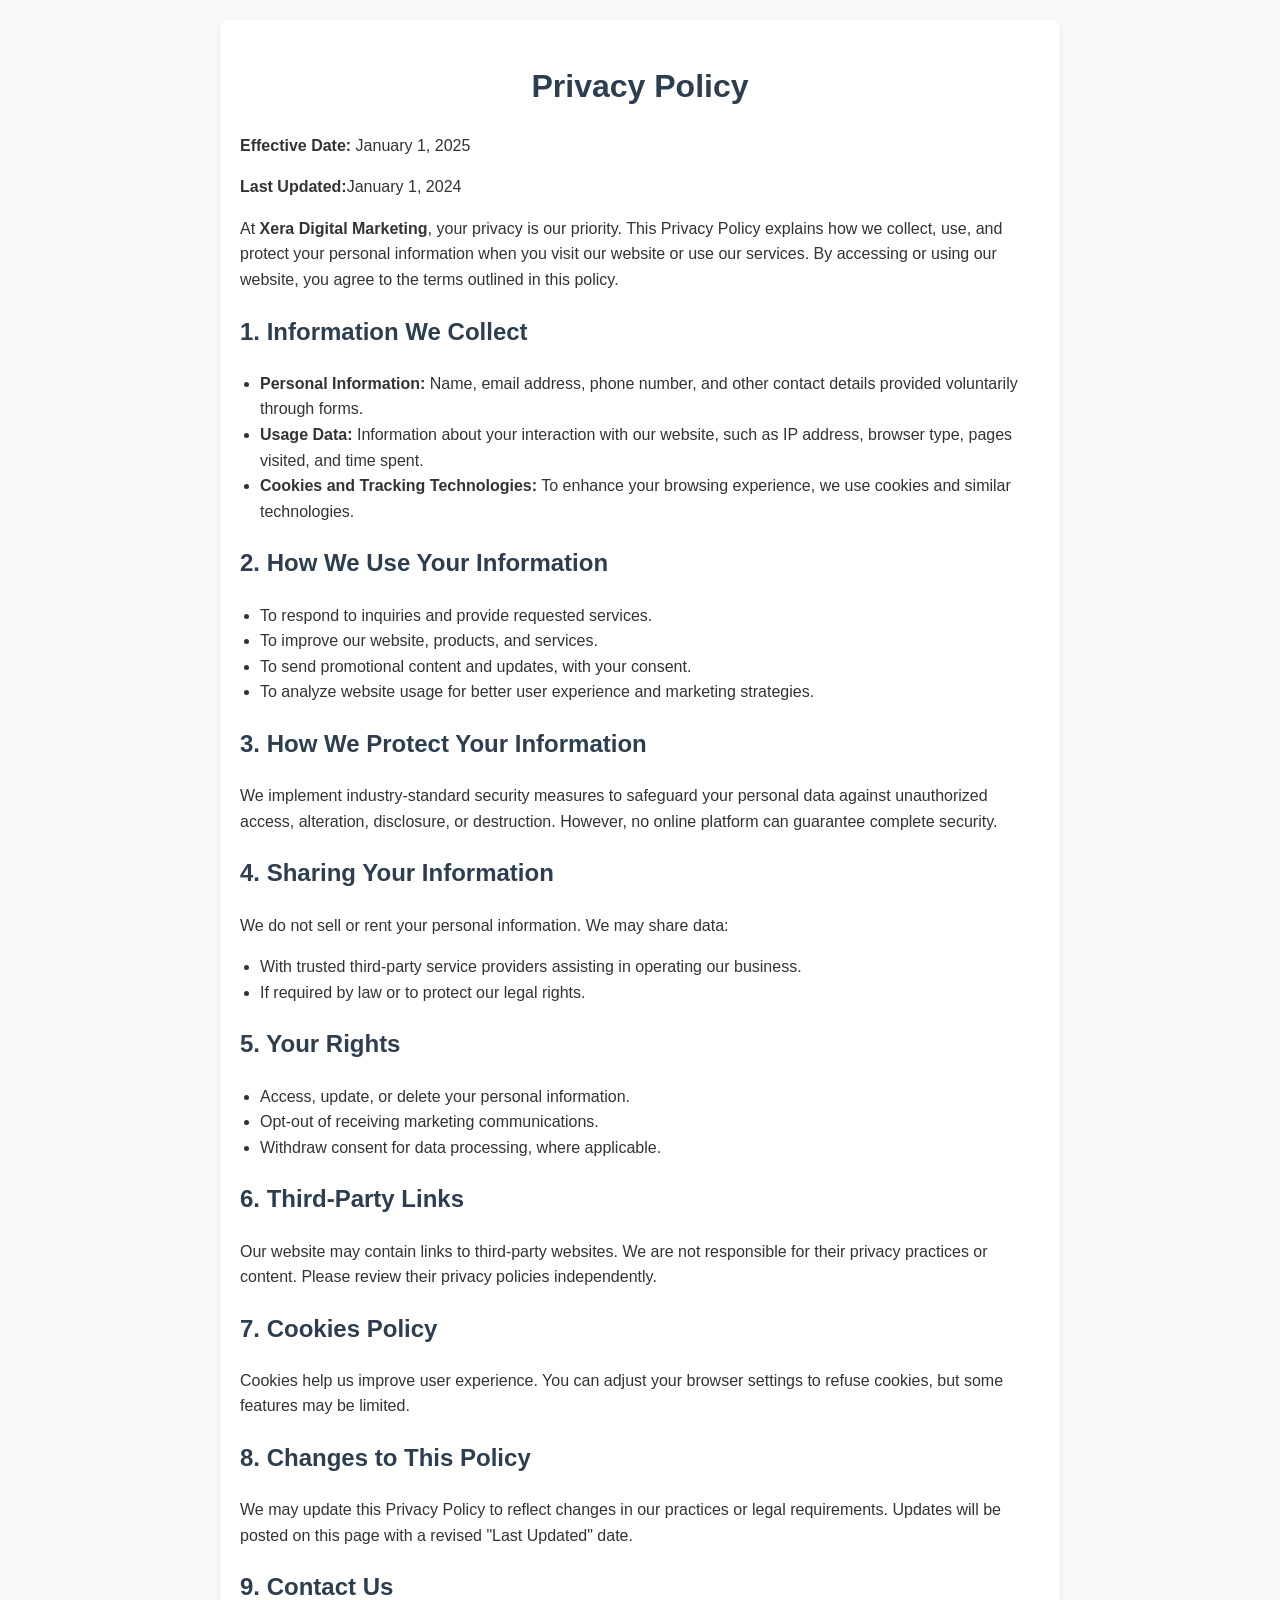
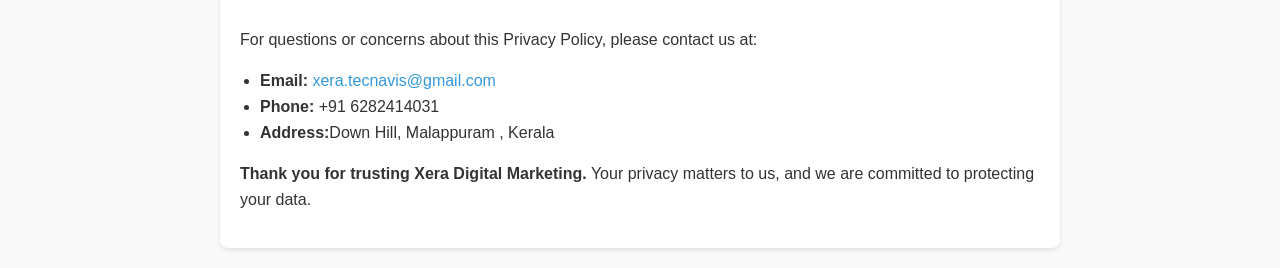
<file: privacypolicy.html>
<!DOCTYPE html>
<html lang="en">
<head>
  <meta charset="UTF-8">
  <meta name="viewport" content="width=device-width, initial-scale=1.0">
  <title>Privacy Policy - Xera Digital Marketing</title>
  <style>
    body {
      font-family: Arial, sans-serif;
      line-height: 1.6;
      margin: 0;
      padding: 0;
      background-color: #f9f9f9;
      color: #333;
    }
    .container {
      max-width: 800px;
      margin: 20px auto;
      padding: 20px;
      background: #fff;
      border-radius: 8px;
      box-shadow: 0 2px 4px rgba(0, 0, 0, 0.1);
    }
    h1, h2 {
      color: #2c3e50;
    }
    h1 {
      text-align: center;
      margin-bottom: 20px;
    }
    ul {
      padding-left: 20px;
    }
    .contact {
      margin-top: 20px;
    }
    a {
      color: #3498db;
      text-decoration: none;
    }
    a:hover {
      text-decoration: underline;
    }
  </style>
</head>
<body>
  <div class="container">
    <h1>Privacy Policy</h1>
    <p><strong>Effective Date:</strong> January 1, 2025</p>
    <p><strong>Last Updated:</strong>January 1, 2024</p>
    <p>At <strong>Xera Digital Marketing</strong>, your privacy is our priority. This Privacy Policy explains how we collect, use, and protect your personal information when you visit our website or use our services. By accessing or using our website, you agree to the terms outlined in this policy.</p>

    <h2>1. Information We Collect</h2>
    <ul>
      <li><strong>Personal Information:</strong> Name, email address, phone number, and other contact details provided voluntarily through forms.</li>
      <li><strong>Usage Data:</strong> Information about your interaction with our website, such as IP address, browser type, pages visited, and time spent.</li>
      <li><strong>Cookies and Tracking Technologies:</strong> To enhance your browsing experience, we use cookies and similar technologies.</li>
    </ul>

    <h2>2. How We Use Your Information</h2>
    <ul>
      <li>To respond to inquiries and provide requested services.</li>
      <li>To improve our website, products, and services.</li>
      <li>To send promotional content and updates, with your consent.</li>
      <li>To analyze website usage for better user experience and marketing strategies.</li>
    </ul>

    <h2>3. How We Protect Your Information</h2>
    <p>We implement industry-standard security measures to safeguard your personal data against unauthorized access, alteration, disclosure, or destruction. However, no online platform can guarantee complete security.</p>

    <h2>4. Sharing Your Information</h2>
    <p>We do not sell or rent your personal information. We may share data:</p>
    <ul>
      <li>With trusted third-party service providers assisting in operating our business.</li>
      <li>If required by law or to protect our legal rights.</li>
    </ul>

    <h2>5. Your Rights</h2>
    <ul>
      <li>Access, update, or delete your personal information.</li>
      <li>Opt-out of receiving marketing communications.</li>
      <li>Withdraw consent for data processing, where applicable.</li>
    </ul>

    <h2>6. Third-Party Links</h2>
    <p>Our website may contain links to third-party websites. We are not responsible for their privacy practices or content. Please review their privacy policies independently.</p>

    <h2>7. Cookies Policy</h2>
    <p>Cookies help us improve user experience. You can adjust your browser settings to refuse cookies, but some features may be limited.</p>

    <h2>8. Changes to This Policy</h2>
    <p>We may update this Privacy Policy to reflect changes in our practices or legal requirements. Updates will be posted on this page with a revised "Last Updated" date.</p>

    <h2>9. Contact Us</h2>
    <p class="contact">For questions or concerns about this Privacy Policy, please contact us at:</p>
    <ul>
      <li><strong>Email:</strong> <a href="mailto:xera.tecnavis@gmail.com">xera.tecnavis@gmail.com</a></li>
      <li><strong>Phone:</strong> +91 6282414031
        </li>
      <li><strong>Address:</strong>Down Hill, Malappuram , Kerala
       
        </li>
    </ul>

    <p><strong>Thank you for trusting Xera Digital Marketing.</strong> Your privacy matters to us, and we are committed to protecting your data.</p>
  </div>
</body>
</html>
</file>
<file: css/style.css>
/*
  Theme Name: BizPage
  Theme URL: https://bootstrapmade.com/bizpage-bootstrap-business-template/
  Author: BootstrapMade.com
  License: https://bootstrapmade.com/license/
*/
/*--------------------------------------------------------------
# General
--------------------------------------------------------------*/
body {
  background: #fff;
  color: #666666;
  font-family: "Open Sans", sans-serif;
}

a {
  color: #18d26e;
  transition: 0.5s;
}

a:hover, a:active, a:focus {
  color: #18d36e;
  outline: none;
  text-decoration: none;
}

p {
  padding: 0;
  margin: 0 0 30px 0;
}

h1, h2, h3, h4, h5, h6 {
  font-family: "Montserrat", sans-serif;
  font-weight: 400;
  margin: 0 0 20px 0;
  padding: 0;
}

/* Back to top button */
.back-to-top {
  position: fixed;
  display: none;
  background: #18d26e;
  color: #fff;
  display: inline-block;
  width: 44px;
  height: 44px;
  text-align: center;
  line-height: 1;
  font-size: 16px;
  border-radius: 50%;
  right: 15px;
  bottom: 15px;
  transition: background 0.5s;
  z-index: 11;
}

.back-to-top i {
  padding-top: 12px;
  color: #fff;
}

@media (max-width: 768px) {
  .back-to-top {
    bottom: 15px;
  }
}

/*--------------------------------------------------------------
# Header
--------------------------------------------------------------*/
#header {
  padding: 30px 0;
  height: 92px;
  position: fixed;
  left: 0;
  top: 0;
  right: 0;
  transition: all 0.5s;
  z-index: 997;
}

#header.header-scrolled {
  background: rgba(0, 0, 0, 0.9);
  padding: 20px 0;
  height: 72px;
  transition: all 0.5s;
}

#header #logo {
  float: left;
}

@media (min-width: 1024px) {
  #header #logo {
    padding-left: 60px;
  }
}

#header #logo h1 {
  font-size: 34px;
  margin: 0;
  padding: 0;
  line-height: 1;
  font-family: "Montserrat", sans-serif;
  font-weight: 700;
  letter-spacing: 3px;
}

#header #logo h1 a, #header #logo h1 a:hover {
  color: #fff;
  padding-left: 10px;
  border-left: 4px solid #18d26e;
}

#header #logo img {
  padding: 0;
  margin: 0;
}

@media (max-width: 768px) {
  #header #logo h1 {
    font-size: 28px;
  }
  #header #logo img {
    max-height: 40px;
  }
}

/*--------------------------------------------------------------
# Intro Section
--------------------------------------------------------------*/
#intro {
  display: table;
  width: 100%;
  height: 100vh;
  background: #000;
}

#intro .carousel-item {
  width: 100%;
  height: 100vh;
  background-size: cover;
  background-position: center;
  background-repeat: no-repeat;
}

#intro .carousel-item::before {
  content: '';
  background-color: rgba(0, 0, 0, 0.7);
  position: absolute;
  height: 100%;
  width: 100%;
  top: 0;
  right: 0;
  left: 0;
  bottom: 0;
}

#intro .carousel-container {
  display: flex;
  justify-content: center;
  align-items: center;
  position: absolute;
  bottom: 0;
  top: 0;
  left: 0;
  right: 0;
}

#intro .carousel-content {
  text-align: center;
}

#intro h2 {
  color: #fff;
  margin-bottom: 30px;
  font-size: 48px;
  font-weight: 700;
}

@media (max-width: 768px) {
  #intro h2 {
    font-size: 28px;
  }
}

#intro p {
  width: 80%;
  margin: 0 auto 30px auto;
  color: #fff;
}

@media (min-width: 1024px) {
  #intro p {
    width: 60%;
  }
}

#intro .carousel-fade .carousel-inner .carousel-item {
  -webkit-transition-property: opacity;
  transition-property: opacity;
}

#intro .carousel-fade .carousel-inner .carousel-item,
#intro .carousel-fade .carousel-inner .active.carousel-item-left,
#intro .carousel-fade .carousel-inner .active.carousel-item-right {
  opacity: 0;
}

#intro .carousel-fade .carousel-inner .active,
#intro .carousel-fade .carousel-inner .carousel-item-next.carousel-item-left,
#intro .carousel-fade .carousel-inner .carousel-item-prev.carousel-item-right {
  opacity: 1;
  transition: 0.5s;
}

#intro .carousel-fade .carousel-inner .carousel-item-next,
#intro .carousel-fade .carousel-inner .carousel-item-prev,
#intro .carousel-fade .carousel-inner .active.carousel-item-left,
#intro .carousel-fade .carousel-inner .active.carousel-item-right {
  left: 0;
  -webkit-transform: translate3d(0, 0, 0);
  transform: translate3d(0, 0, 0);
}

#intro .carousel-control-prev, #intro .carousel-control-next {
  width: 10%;
}

@media (min-width: 1024px) {
  #intro .carousel-control-prev, #intro .carousel-control-next {
    width: 5%;
  }
}

#intro .carousel-control-next-icon, #intro .carousel-control-prev-icon {
  background: none;
  font-size: 32px;
  line-height: 1;
}

#intro .carousel-indicators li {
  cursor: pointer;
}

#intro .btn-get-started {
  font-family: "Montserrat", sans-serif;
  font-weight: 500;
  font-size: 16px;
  letter-spacing: 1px;
  display: inline-block;
  padding: 8px 32px;
  border-radius: 50px;
  transition: 0.5s;
  margin: 10px;
  color: #fff;
  background: #18d26e;
}

#intro .btn-get-started:hover {
  background: #fff;
  color: #18d26e;
}

/*--------------------------------------------------------------
# Navigation Menu
--------------------------------------------------------------*/
/* Nav Menu Essentials */
.nav-menu, .nav-menu * {
  margin: 0;
  padding: 0;
  list-style: none;
}

.nav-menu ul {
  position: absolute;
  display: none;
  top: 100%;
  left: 0;
  z-index: 99;
}

.nav-menu li {
  position: relative;
  white-space: nowrap;
}

.nav-menu > li {
  float: left;
}

.nav-menu li:hover > ul,
.nav-menu li.sfHover > ul {
  display: block;
}

.nav-menu ul ul {
  top: 0;
  left: 100%;
}

.nav-menu ul li {
  min-width: 180px;
}

/* Nav Menu Arrows */
.sf-arrows .sf-with-ul {
  padding-right: 30px;
}

.sf-arrows .sf-with-ul:after {
  content: "\f107";
  position: absolute;
  right: 15px;
  font-family: FontAwesome;
  font-style: normal;
  font-weight: normal;
}

.sf-arrows ul .sf-with-ul:after {
  content: "\f105";
}

/* Nav Meu Container */
#nav-menu-container {
  float: right;
  margin: 0;
}

@media (min-width: 1024px) {
  #nav-menu-container {
    padding-right: 60px;
  }
}

@media (max-width: 768px) {
  #nav-menu-container {
    display: none;
  }
}

/* Nav Meu Styling */
.nav-menu a {
  padding: 0 8px 10px 8px;
  text-decoration: none;
  display: inline-block;
  color: #fff;
  font-family: "Montserrat", sans-serif;
  font-weight: 700;
  font-size: 13px;
  text-transform: uppercase;
  outline: none;
}

.nav-menu li:hover > a, .nav-menu > .menu-active > a {
  color: #18d26e;
}

.nav-menu > li {
  margin-left: 10px;
}

.nav-menu ul {
  margin: 4px 0 0 0;
  padding: 10px;
  box-shadow: 0px 0px 30px rgba(127, 137, 161, 0.25);
  background: #fff;
}

.nav-menu ul li {
  transition: 0.3s;
}

.nav-menu ul li a {
  padding: 10px;
  color: #333;
  transition: 0.3s;
  display: block;
  font-size: 13px;
  text-transform: none;
}

.nav-menu ul li:hover > a {
  color: #18d26e;
}

.nav-menu ul ul {
  margin: 0;
}

/* Mobile Nav Toggle */
#mobile-nav-toggle {
  position: fixed;
  right: 0;
  top: 0;
  z-index: 999;
  margin: 20px 20px 0 0;
  border: 0;
  background: none;
  font-size: 24px;
  display: none;
  transition: all 0.4s;
  outline: none;
  cursor: pointer;
}

#mobile-nav-toggle i {
  color: #fff;
}

@media (max-width: 768px) {
  #mobile-nav-toggle {
    display: inline;
  }
}

/* Mobile Nav Styling */
#mobile-nav {
  position: fixed;
  top: 0;
  padding-top: 18px;
  bottom: 0;
  z-index: 998;
  background: rgba(0, 0, 0, 0.8);
  left: -260px;
  width: 260px;
  overflow-y: auto;
  transition: 0.4s;
}

#mobile-nav ul {
  padding: 0;
  margin: 0;
  list-style: none;
}

#mobile-nav ul li {
  position: relative;
}

#mobile-nav ul li a {
  color: #fff;
  font-size: 13px;
  text-transform: uppercase;
  overflow: hidden;
  padding: 10px 22px 10px 15px;
  position: relative;
  text-decoration: none;
  width: 100%;
  display: block;
  outline: none;
  font-weight: 700;
  font-family: "Montserrat", sans-serif;
}

#mobile-nav ul li a:hover {
  color: #fff;
}

#mobile-nav ul li li {
  padding-left: 30px;
}

#mobile-nav ul .menu-has-children i {
  position: absolute;
  right: 0;
  z-index: 99;
  padding: 15px;
  cursor: pointer;
  color: #fff;
}

#mobile-nav ul .menu-has-children i.fa-chevron-up {
  color: #18d26e;
}

#mobile-nav ul .menu-has-children li a {
  text-transform: none;
}

#mobile-nav ul .menu-item-active {
  color: #18d26e;
}

#mobile-body-overly {
  width: 100%;
  height: 100%;
  z-index: 997;
  top: 0;
  left: 0;
  position: fixed;
  background: rgba(0, 0, 0, 0.7);
  display: none;
}

/* Mobile Nav body classes */
body.mobile-nav-active {
  overflow: hidden;
}

body.mobile-nav-active #mobile-nav {
  left: 0;
}

body.mobile-nav-active #mobile-nav-toggle {
  color: #fff;
}

/*--------------------------------------------------------------
# Sections
--------------------------------------------------------------*/
/* Sections Header
--------------------------------*/
.section-header h3 {
  font-size: 32px;
  color: #111;
  text-transform: uppercase;
  text-align: center;
  font-weight: 700;
  position: relative;
  padding-bottom: 15px;
}

.section-header h3::before {
  content: '';
  position: absolute;
  display: block;
  width: 120px;
  height: 1px;
  background: #ddd;
  bottom: 1px;
  left: calc(50% - 60px);
}

.section-header h3::after {
  content: '';
  position: absolute;
  display: block;
  width: 40px;
  height: 3px;
  background: #18d26e;
  bottom: 0;
  left: calc(50% - 20px);
}

.section-header p {
  text-align: center;
  padding-bottom: 30px;
  color: #333;
}

/* Section with background
--------------------------------*/
.section-bg {
  background: #f7f7f7;
}

/* Featured Services Section
--------------------------------*/
#featured-services {
  background: #000;
}

#featured-services .box {
  padding: 30px 20px;
}

#featured-services .box-bg {
  background-image: linear-gradient(0deg, #000000 0%, #242323 50%, #000000 100%);
}

#featured-services i {
  color: #18d26e;
  font-size: 48px;
  display: inline-block;
  line-height: 1;
}

#featured-services h4 {
  font-weight: 400;
  margin: 15px 0;
  font-size: 18px;
}

#featured-services h4 a {
  color: #fff;
}

#featured-services h4 a:hover {
  color: #18d26e;
}

#featured-services p {
  font-size: 14px;
  line-height: 24px;
  color: #fff;
  margin-bottom: 0;
}

/* About Us Section
--------------------------------*/
#about {
  background: url("../img/about-bg.jpg") center top no-repeat fixed;
  background-size: cover;
  padding: 60px 0 40px 0;
  position: relative;
}

#about::before {
  content: '';
  position: absolute;
  left: 0;
  right: 0;
  top: 0;
  bottom: 0;
  background: rgba(255, 255, 255, 0.92);
  z-index: 9;
}

#about .container {
  position: relative;
  z-index: 10;
}

#about .about-col {
  background: #fff;
  border-radius: 0 0 4px 4px;
  box-shadow: 0px 2px 12px rgba(0, 0, 0, 0.08);
  margin-bottom: 20px;
}

#about .about-col .img {
  position: relative;
}

#about .about-col .img img {
  border-radius: 4px 4px 0 0;
}

#about .about-col .icon {
  width: 64px;
  height: 64px;
  padding-top: 8px;
  text-align: center;
  position: absolute;
  background-color: #18d26e;
  border-radius: 50%;
  text-align: center;
  border: 4px solid #fff;
  left: calc( 50% - 32px);
  bottom: -30px;
  transition: 0.3s;
}

#about .about-col i {
  font-size: 36px;
  line-height: 1;
  color: #fff;
  transition: 0.3s;
}

#about .about-col:hover .icon {
  background-color: #fff;
}

#about .about-col:hover i {
  color: #18d26e;
}

#about .about-col h2 {
  color: #000;
  text-align: center;
  font-weight: 700;
  font-size: 20px;
  padding: 0;
  margin: 40px 0 12px 0;
}

#about .about-col h2 a {
  color: #000;
}

#about .about-col h2 a:hover {
  color: #18d26e;
}

#about .about-col p {
  font-size: 14px;
  line-height: 24px;
  color: #333;
  margin-bottom: 0;
  padding: 0 20px 20px 20px;
}

/* Services Section
--------------------------------*/
#services {
  background: #fff;
  background-size: cover;
  padding: 60px 0 40px 0;
}

#services .box {
  margin-bottom: 30px;
}

#services .icon {
  float: left;
}

#services .icon i {
  color: #18d26e;
  font-size: 36px;
  line-height: 1;
  transition: 0.5s;
}

#services .title {
  margin-left: 60px;
  font-weight: 700;
  margin-bottom: 15px;
  font-size: 18px;
}

#services .title a {
  color: #111;
}

#services .box:hover .title a {
  color: #18d26e;
}

#services .description {
  font-size: 14px;
  margin-left: 60px;
  line-height: 24px;
  margin-bottom: 0;
}

/* Call To Action Section
--------------------------------*/
#call-to-action {
  background: linear-gradient(rgba(0, 142, 99, 0.1), rgba(0, 0, 0, 0.1)), url(../img/call-to-action-bg.jpg) fixed center center;
  background-size: cover;
  padding: 60px 0;
}

#call-to-action h3 {
  color: #fff;
  font-size: 28px;
  font-weight: 700;
}

#call-to-action p {
  color: #fff;
}

#call-to-action .cta-btn {
  font-family: "Montserrat", sans-serif;
  text-transform: uppercase;
  font-weight: 500;
  font-size: 16px;
  letter-spacing: 1px;
  display: inline-block;
  padding: 8px 28px;
  border-radius: 25px;
  transition: 0.5s;
  margin-top: 10px;
  border: 2px solid #fff;
  color: #fff;
}

#call-to-action .cta-btn:hover {
  background: #18d26e;
  border: 2px solid #18d26e;
}

/* Call To Action Section
--------------------------------*/
#skills {
  padding: 60px 0;
}

#skills .progress {
  height: 35px;
  margin-bottom: 10px;
}

#skills .progress .skill {
  font-family: "Open Sans", sans-serif;
  line-height: 35px;
  padding: 0;
  margin: 0 0 0 20px;
  text-transform: uppercase;
}

#skills .progress .skill .val {
  float: right;
  font-style: normal;
  margin: 0 20px 0 0;
}

#skills .progress-bar {
  width: 1px;
  text-align: left;
  transition: .9s;
}

/* Facts Section
--------------------------------*/
#facts {
  background: url("../img/facts-bg.jpg") center top no-repeat fixed;
  background-size: cover;
  padding: 60px 0 0 0;
  position: relative;
}

#facts::before {
  content: '';
  position: absolute;
  left: 0;
  right: 0;
  top: 0;
  bottom: 0;
  background: rgba(255, 255, 255, 0.88);
  z-index: 9;
}

#facts .container {
  position: relative;
  z-index: 10;
}

#facts .counters span {
  font-family: "Montserrat", sans-serif;
  font-weight: bold;
  font-size: 48px;
  display: block;
  color: #18d26e;
}

#facts .counters p {
  padding: 0;
  margin: 0 0 20px 0;
  font-family: "Montserrat", sans-serif;
  font-size: 14px;
  color: #111;
}

#facts .facts-img {
  text-align: center;
  padding-top: 30px;
}

/* Portfolio Section
--------------------------------*/
#portfolio {
  padding: 60px 0;
}

#portfolio #portfolio-flters {
  padding: 0;
  margin: 5px 0 35px 0;
  list-style: none;
  text-align: center;
}

#portfolio #portfolio-flters li {
  cursor: pointer;
  margin: 15px 15px 15px 0;
  display: inline-block;
  padding: 10px 20px;
  font-size: 12px;
  line-height: 20px;
  color: #666666;
  border-radius: 4px;
  text-transform: uppercase;
  background: #fff;
  margin-bottom: 5px;
  transition: all 0.3s ease-in-out;
}

#portfolio #portfolio-flters li:hover, #portfolio #portfolio-flters li.filter-active {
  background: #18d26e;
  color: #fff;
}

#portfolio #portfolio-flters li:last-child {
  margin-right: 0;
}

#portfolio .portfolio-wrap {
  box-shadow: 0px 2px 12px rgba(0, 0, 0, 0.08);
  transition: 0.3s;
}

#portfolio .portfolio-wrap:hover {
  box-shadow: 0px 4px 14px rgba(0, 0, 0, 0.16);
}

#portfolio .portfolio-item {
  position: relative;
  height: 360px;
  overflow: hidden;
}

#portfolio .portfolio-item figure {
  background: #000;
  overflow: hidden;
  height: 240px;
  position: relative;
  border-radius: 4px 4px 0 0;
  margin: 0;
}

#portfolio .portfolio-item figure:hover img {
  opacity: 0.4;
  transition: 0.3s;
}

#portfolio .portfolio-item figure .link-preview, #portfolio .portfolio-item figure .link-details {
  position: absolute;
  display: inline-block;
  visibility: hidden;
  line-height: 1;
  text-align: center;
  width: 36px;
  height: 36px;
  background: #fff;
  border-radius: 50%;
  transition: 0.2s;
}

#portfolio .portfolio-item figure .link-preview i, #portfolio .portfolio-item figure .link-details i {
  padding-top: 6px;
  font-size: 22px;
  color: #333;
}

#portfolio .portfolio-item figure .link-preview:hover, #portfolio .portfolio-item figure .link-details:hover {
  background: #18d26e;
}

#portfolio .portfolio-item figure .link-preview:hover i, #portfolio .portfolio-item figure .link-details:hover i {
  color: #fff;
}

#portfolio .portfolio-item figure .link-preview {
  left: calc(50% - 38px);
  top: calc(50% - 18px);
}

#portfolio .portfolio-item figure .link-details {
  right: calc(50% - 38px);
  top: calc(50% - 18px);
}

#portfolio .portfolio-item figure:hover .link-preview {
  visibility: visible;
  left: calc(50% - 44px);
}

#portfolio .portfolio-item figure:hover .link-details {
  visibility: visible;
  right: calc(50% - 44px);
}

#portfolio .portfolio-item .portfolio-info {
  background: #fff;
  text-align: center;
  padding: 30px;
  height: 90px;
  border-radius: 0 0 3px 3px;
}

#portfolio .portfolio-item .portfolio-info h4 {
  font-size: 18px;
  line-height: 1px;
  font-weight: 700;
  margin-bottom: 18px;
  padding-bottom: 0;
}

#portfolio .portfolio-item .portfolio-info h4 a {
  color: #333;
}

#portfolio .portfolio-item .portfolio-info h4 a:hover {
  color: #18d26e;
}

#portfolio .portfolio-item .portfolio-info p {
  padding: 0;
  margin: 0;
  color: #b8b8b8;
  font-weight: 500;
  font-size: 14px;
  text-transform: uppercase;
}

/* Clients Section
--------------------------------*/
#clients {
  padding: 60px 0;
}

#clients img {
  max-width: 100%;
  opacity: 0.5;
  transition: 0.3s;
  padding: 15px 0;
}

#clients img:hover {
  opacity: 1;
}

#clients .owl-nav, #clients .owl-dots {
  margin-top: 5px;
  text-align: center;
}

#clients .owl-dot {
  display: inline-block;
  margin: 0 5px;
  width: 12px;
  height: 12px;
  border-radius: 50%;
  background-color: #ddd;
}

#clients .owl-dot.active {
  background-color: #18d26e;
}

/* Testimonials Section
--------------------------------*/
#testimonials {
  padding: 60px 0;
}

#testimonials .section-header {
  margin-bottom: 40px;
}

#testimonials .testimonial-item {
  text-align: center;
}

#testimonials .testimonial-item .testimonial-img {
  width: 120px;
  border-radius: 50%;
  border: 4px solid #fff;
  margin: 0 auto;
}

#testimonials .testimonial-item h3 {
  font-size: 20px;
  font-weight: bold;
  margin: 10px 0 5px 0;
  color: #111;
}

#testimonials .testimonial-item h4 {
  font-size: 14px;
  color: #999;
  margin: 0 0 15px 0;
}

#testimonials .testimonial-item .quote-sign-left {
  margin-top: -15px;
  padding-right: 10px;
  display: inline-block;
  width: 37px;
}

#testimonials .testimonial-item .quote-sign-right {
  margin-bottom: -15px;
  padding-left: 10px;
  display: inline-block;
  max-width: 100%;
  width: 37px;
}

#testimonials .testimonial-item p {
  font-style: italic;
  margin: 0 auto 15px auto;
}

@media (min-width: 992px) {
  #testimonials .testimonial-item p {
    width: 80%;
  }
}

#testimonials .owl-nav, #testimonials .owl-dots {
  margin-top: 5px;
  text-align: center;
}

#testimonials .owl-dot {
  display: inline-block;
  margin: 0 5px;
  width: 12px;
  height: 12px;
  border-radius: 50%;
  background-color: #ddd;
}

#testimonials .owl-dot.active {
  background-color: #18d26e;
}

/* Team Section
--------------------------------*/
#team {
  background: #fff;
  padding: 60px 0;
}

#team .member {
  text-align: center;
  margin-bottom: 20px;
  background: #000;
  position: relative;
}

#team .member .member-info {
  visibility: hidden;
  display: flex;
  justify-content: center;
  align-items: center;
  position: absolute;
  bottom: 0;
  top: 0;
  left: 0;
  right: 0;
  transition: 0.2s;
}

#team .member .member-info-content {
  margin-top: -50px;
  transition: margin 0.2s;
}

#team .member:hover .member-info {
  background: rgba(0, 0, 0, 0.7);
  visibility: visible;
  transition: 0.4s;
}

#team .member:hover .member-info-content {
  margin-top: 0;
  transition: margin 0.4s;
}

#team .member h4 {
  font-weight: 700;
  margin-bottom: 2px;
  font-size: 18px;
  color: #fff;
}

#team .member span {
  font-style: italic;
  display: block;
  font-size: 13px;
  color: #fff;
}

#team .member .social {
  margin-top: 15px;
}

#team .member .social a {
  transition: none;
  color: #fff;
}

#team .member .social a:hover {
  color: #18d26e;
}

#team .member .social i {
  font-size: 18px;
  margin: 0 2px;
}

/* Contact Section
--------------------------------*/
#contact {
  padding: 60px 0;
}

#contact .contact-info {
  margin-bottom: 20px;
  text-align: center;
}

#contact .contact-info i {
  font-size: 48px;
  display: inline-block;
  margin-bottom: 10px;
  color: #18d26e;
}

#contact .contact-info address, #contact .contact-info p {
  margin-bottom: 0;
  color: #000;
}

#contact .contact-info h3 {
  font-size: 18px;
  margin-bottom: 15px;
  font-weight: bold;
  text-transform: uppercase;
  color: #999;
}

#contact .contact-info a {
  color: #000;
}

#contact .contact-info a:hover {
  color: #18d26e;
}

#contact .contact-address, #contact .contact-phone, #contact .contact-email {
  margin-bottom: 20px;
}

@media (min-width: 768px) {
  #contact .contact-address, #contact .contact-phone, #contact .contact-email {
    padding: 20px 0;
  }
}

@media (min-width: 768px) {
  #contact .contact-phone {
    border-left: 1px solid #ddd;
    border-right: 1px solid #ddd;
  }
}

#contact .form #sendmessage {
  color: #18d26e;
  border: 1px solid #18d26e;
  display: none;
  text-align: center;
  padding: 15px;
  font-weight: 600;
  margin-bottom: 15px;
}

#contact .form #errormessage {
  color: red;
  display: none;
  border: 1px solid red;
  text-align: center;
  padding: 15px;
  font-weight: 600;
  margin-bottom: 15px;
}

#contact .form #sendmessage.show, #contact .form #errormessage.show, #contact .form .show {
  display: block;
}

#contact .form .validation {
  color: red;
  display: none;
  margin: 0 0 20px;
  font-weight: 400;
  font-size: 13px;
}

#contact .form input, #contact .form textarea {
  padding: 10px 14px;
  border-radius: 0;
  box-shadow: none;
  font-size: 15px;
}

#contact .form button[type="submit"] {
  background: #18d26e;
  border: 0;
  padding: 10px 30px;
  color: #fff;
  transition: 0.4s;
  cursor: pointer;
}

#contact .form button[type="submit"]:hover {
  background: #13a456;
}

/*--------------------------------------------------------------
# Footer
--------------------------------------------------------------*/
#footer {
  background: #000;
  padding: 0 0 30px 0;
  color: #eee;
  font-size: 14px;
}

#footer .footer-top {
  background: #111;
  padding: 60px 0 30px 0;
}

#footer .footer-top .footer-info {
  margin-bottom: 30px;
}

#footer .footer-top .footer-info h3 {
  font-size: 34px;
  margin: 0 0 20px 0;
  padding: 2px 0 2px 10px;
  line-height: 1;
  font-family: "Montserrat", sans-serif;
  font-weight: 700;
  letter-spacing: 3px;
  border-left: 4px solid #18d26e;
}

#footer .footer-top .footer-info p {
  font-size: 14px;
  line-height: 24px;
  margin-bottom: 0;
  font-family: "Montserrat", sans-serif;
  color: #eee;
}

#footer .footer-top .social-links a {
  font-size: 18px;
  display: inline-block;
  background: #333;
  color: #eee;
  line-height: 1;
  padding: 8px 0;
  margin-right: 4px;
  border-radius: 50%;
  text-align: center;
  width: 36px;
  height: 36px;
  transition: 0.3s;
}

#footer .footer-top .social-links a:hover {
  background: #18d26e;
  color: #fff;
}

#footer .footer-top h4 {
  font-size: 14px;
  font-weight: bold;
  color: #fff;
  text-transform: uppercase;
  position: relative;
  padding-bottom: 12px;
}

#footer .footer-top h4::before, #footer .footer-top h4::after {
  content: '';
  position: absolute;
  left: 0;
  bottom: 0;
  height: 2px;
}

#footer .footer-top h4::before {
  right: 0;
  background: #555;
}

#footer .footer-top h4::after {
  background: #18d26e;
  width: 60px;
}

#footer .footer-top .footer-links {
  margin-bottom: 30px;
}

#footer .footer-top .footer-links ul {
  list-style: none;
  padding: 0;
  margin: 0;
}

#footer .footer-top .footer-links ul i {
  padding-right: 8px;
  color: #ddd;
}

#footer .footer-top .footer-links ul li {
  border-bottom: 1px solid #333;
  padding: 10px 0;
}

#footer .footer-top .footer-links ul li:first-child {
  padding-top: 0;
}

#footer .footer-top .footer-links ul a {
  color: #eee;
}

#footer .footer-top .footer-links ul a:hover {
  color: #18d26e;
}

#footer .footer-top .footer-contact {
  margin-bottom: 30px;
}

#footer .footer-top .footer-contact p {
  line-height: 26px;
}

#footer .footer-top .footer-newsletter {
  margin-bottom: 30px;
}

#footer .footer-top .footer-newsletter input[type="email"] {
  border: 0;
  padding: 6px 8px;
  width: 65%;
}

#footer .footer-top .footer-newsletter input[type="submit"] {
  background: #18d26e;
  border: 0;
  width: 35%;
  padding: 6px 0;
  text-align: center;
  color: #fff;
  transition: 0.3s;
  cursor: pointer;
}

#footer .footer-top .footer-newsletter input[type="submit"]:hover {
  background: #13a456;
}

#footer .copyright {
  text-align: center;
  padding-top: 30px;
}

#footer .credits {
  text-align: center;
  font-size: 13px;
  color: #ddd;
}
</file>
